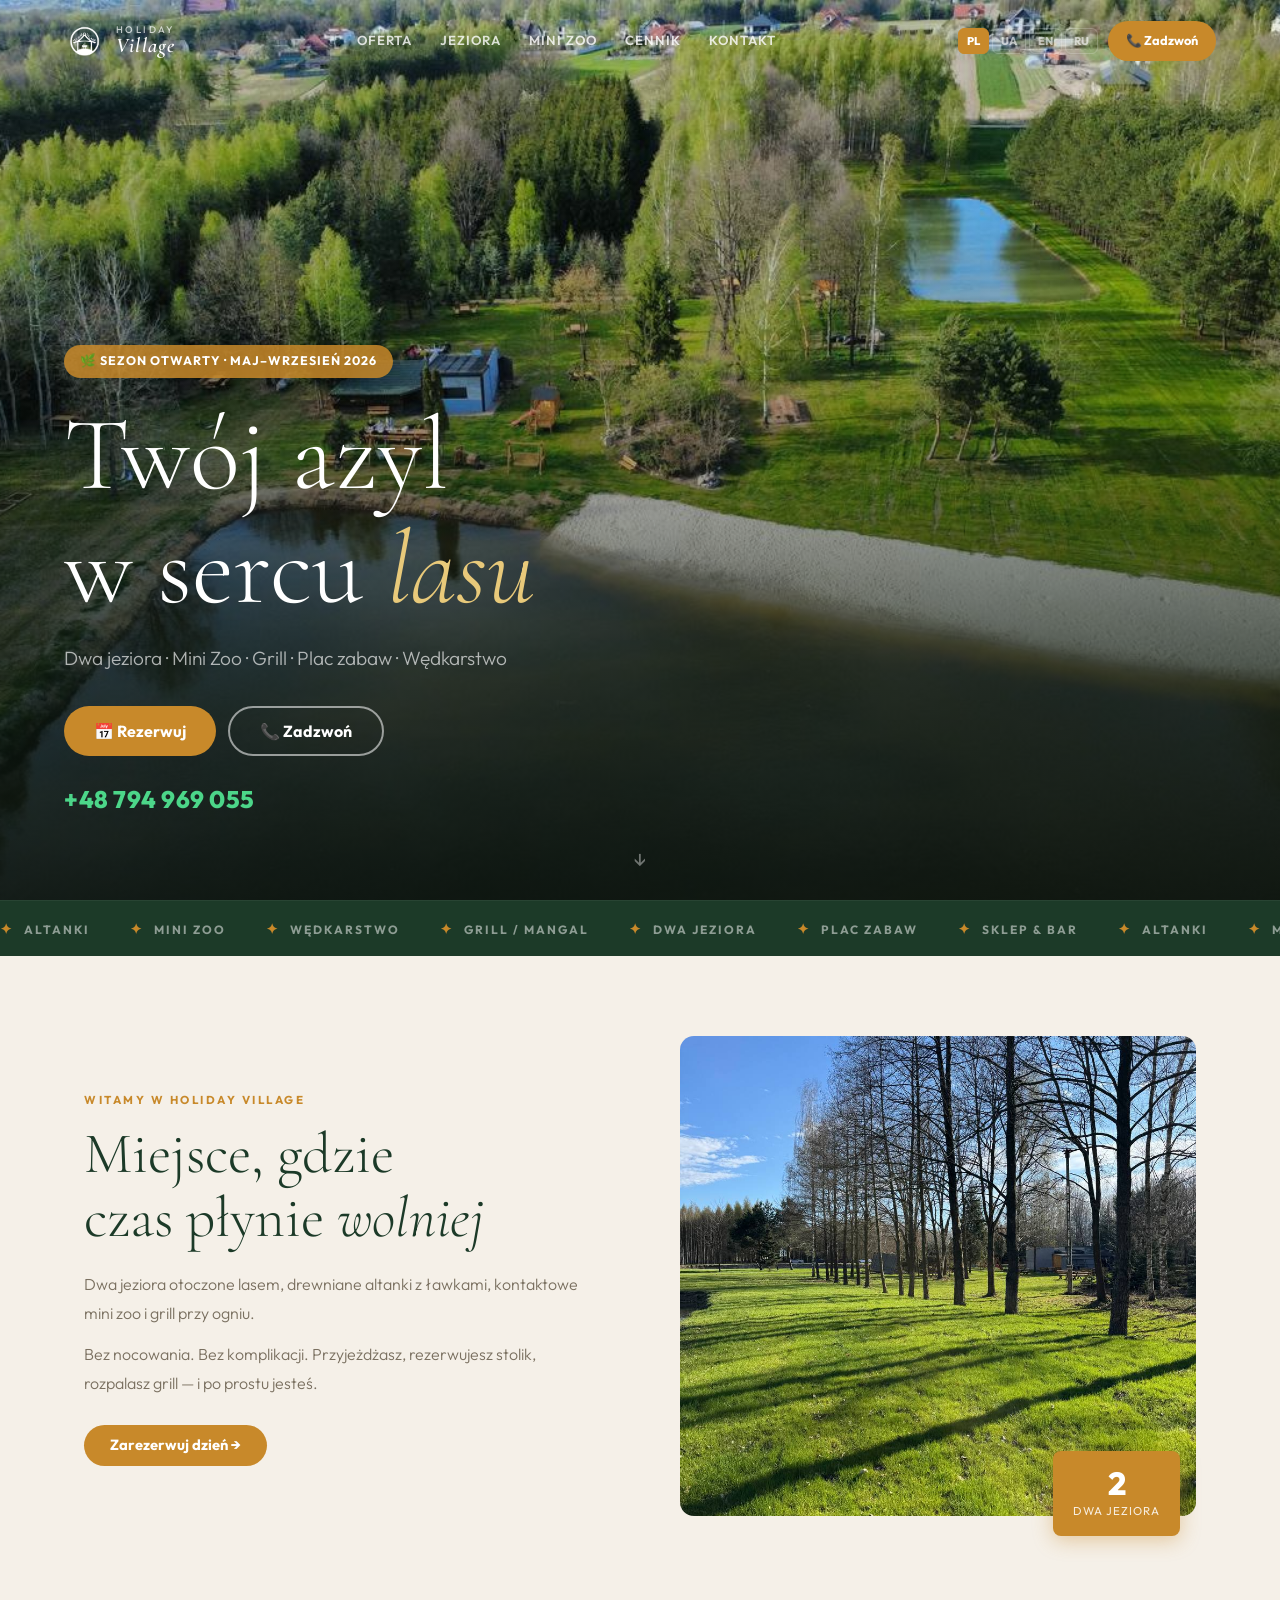
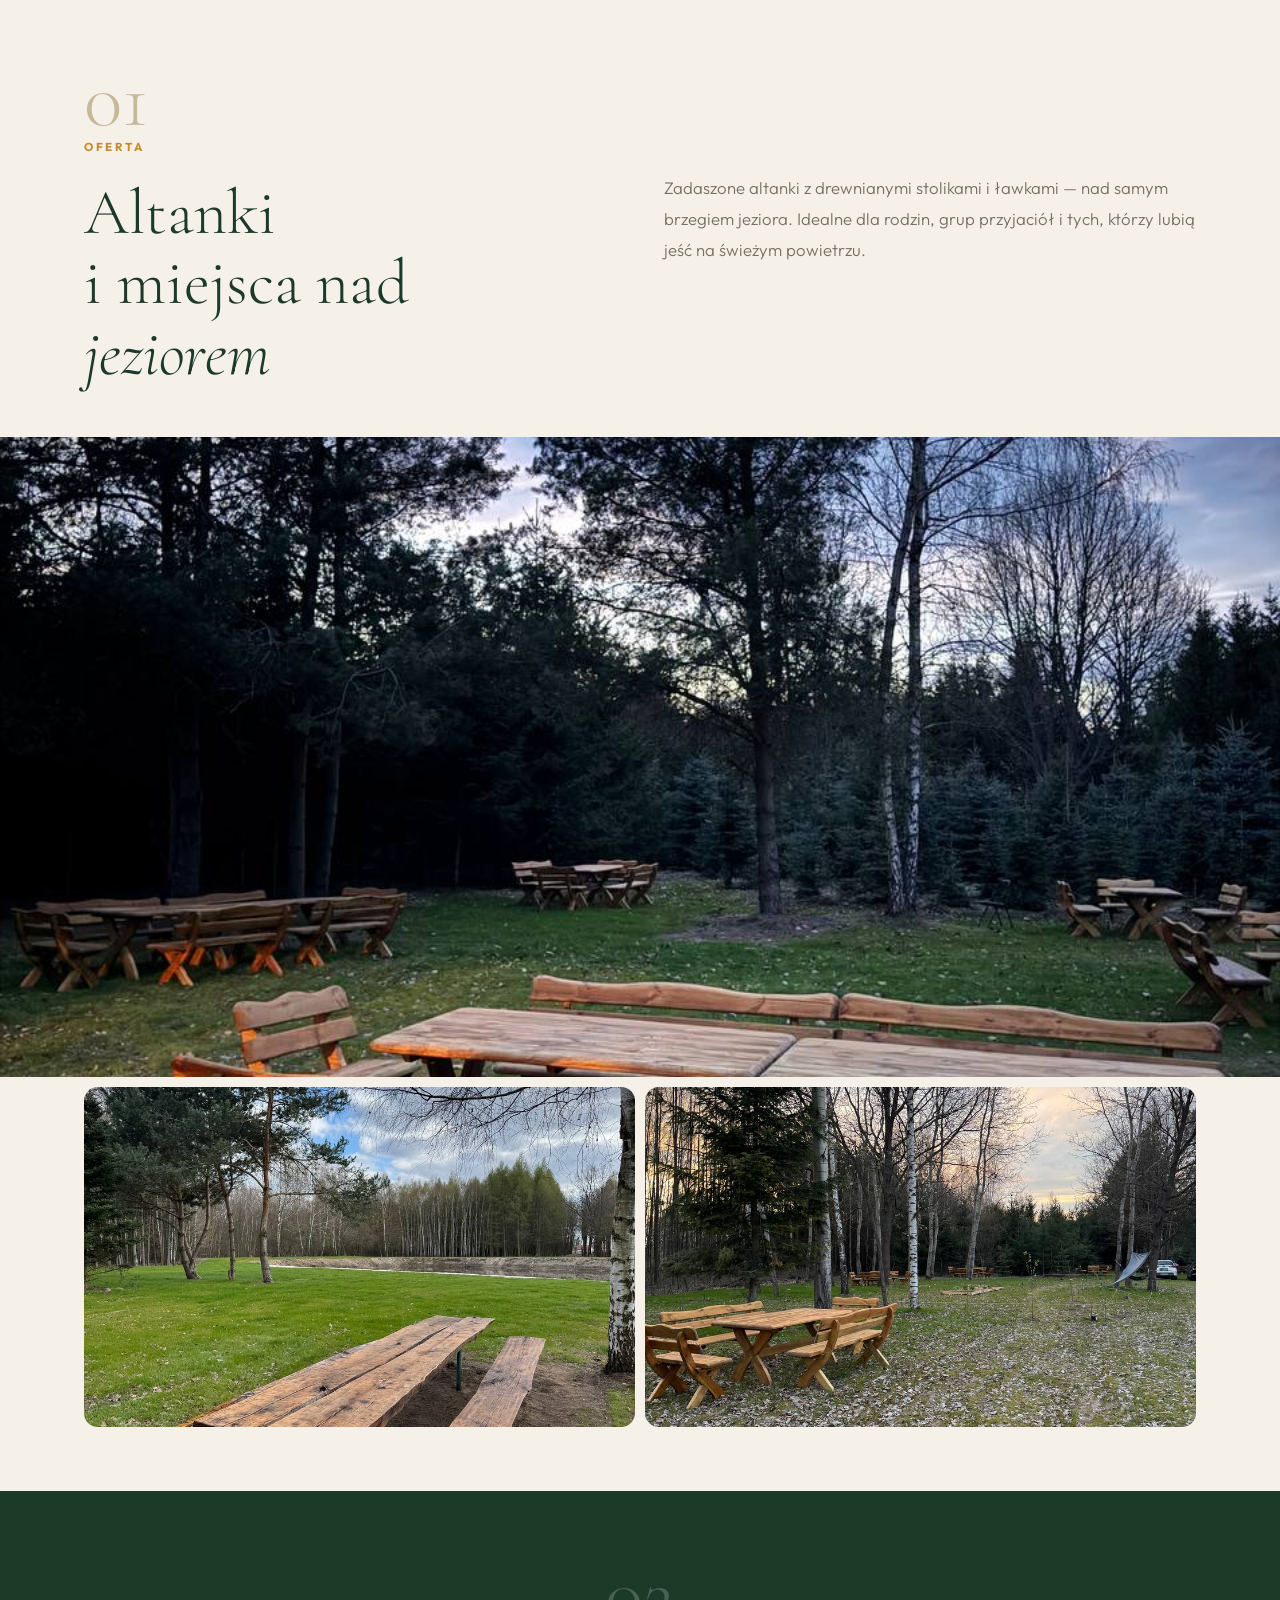
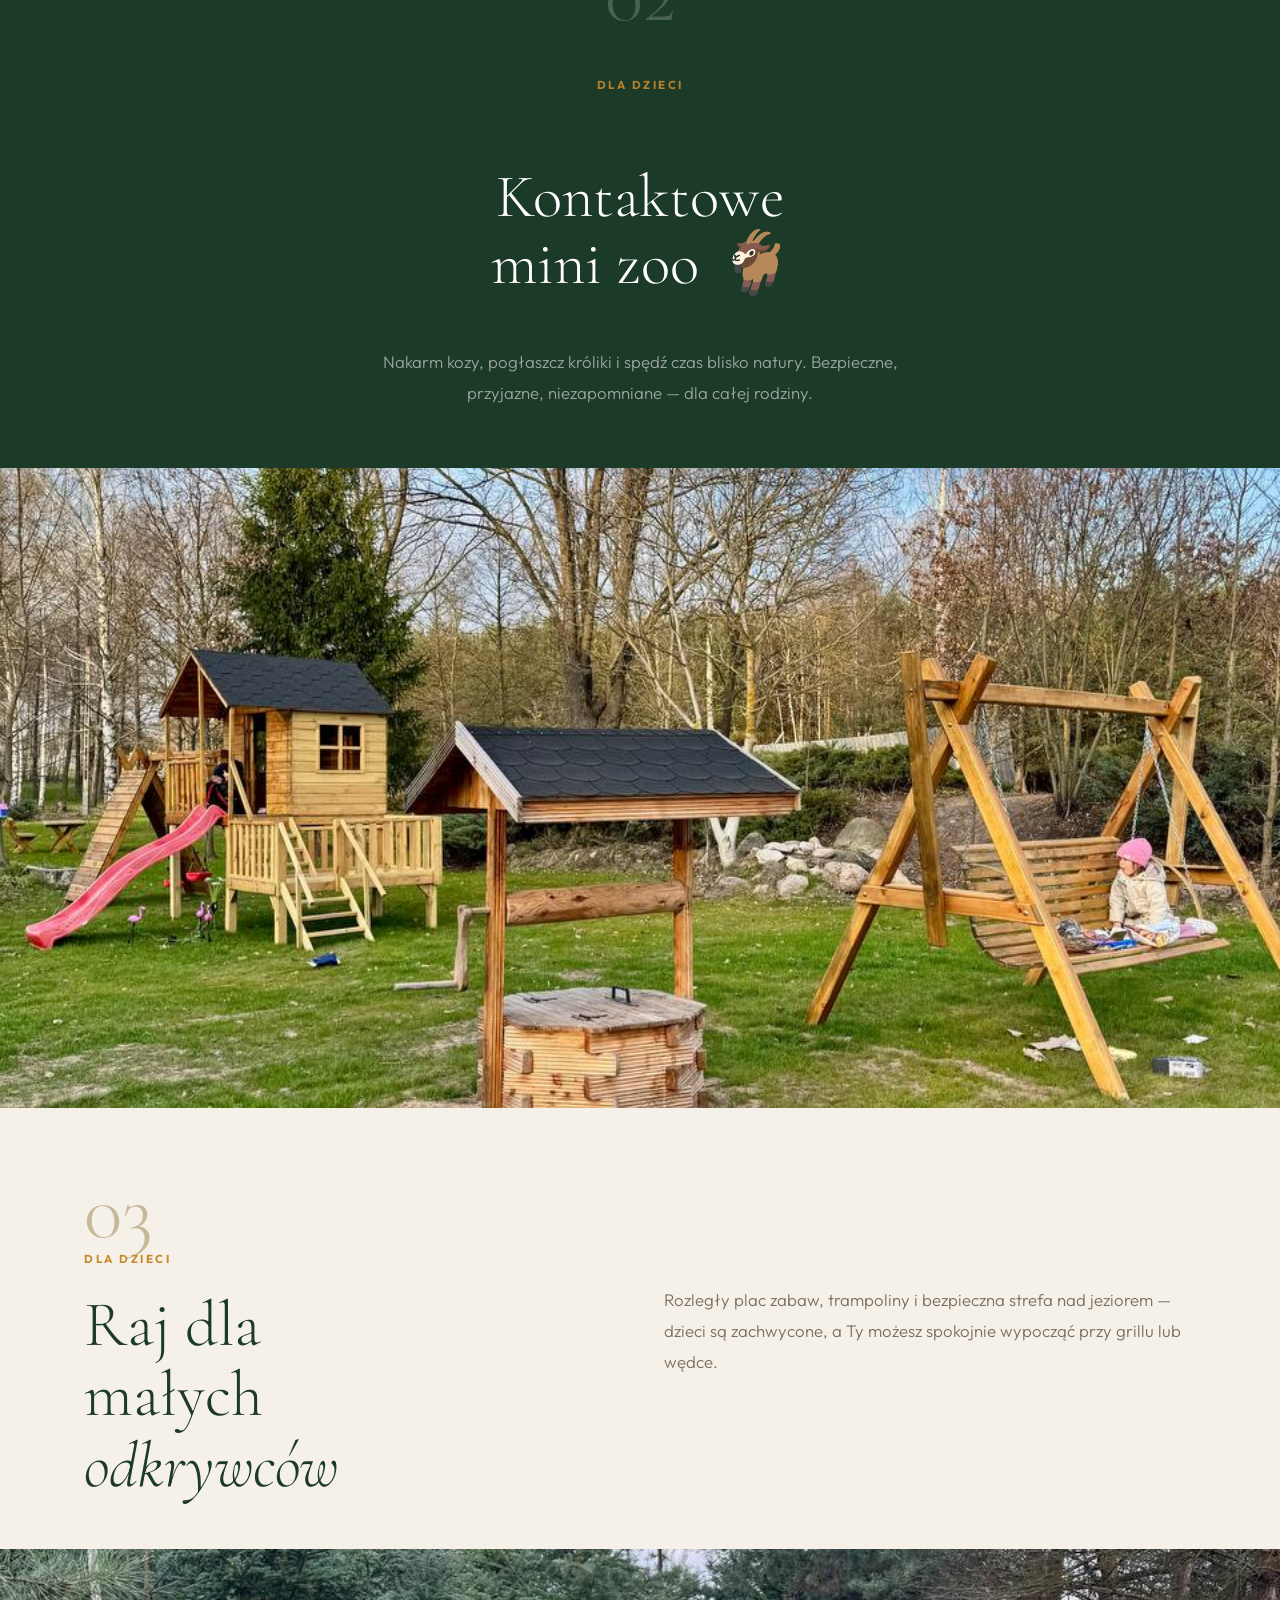
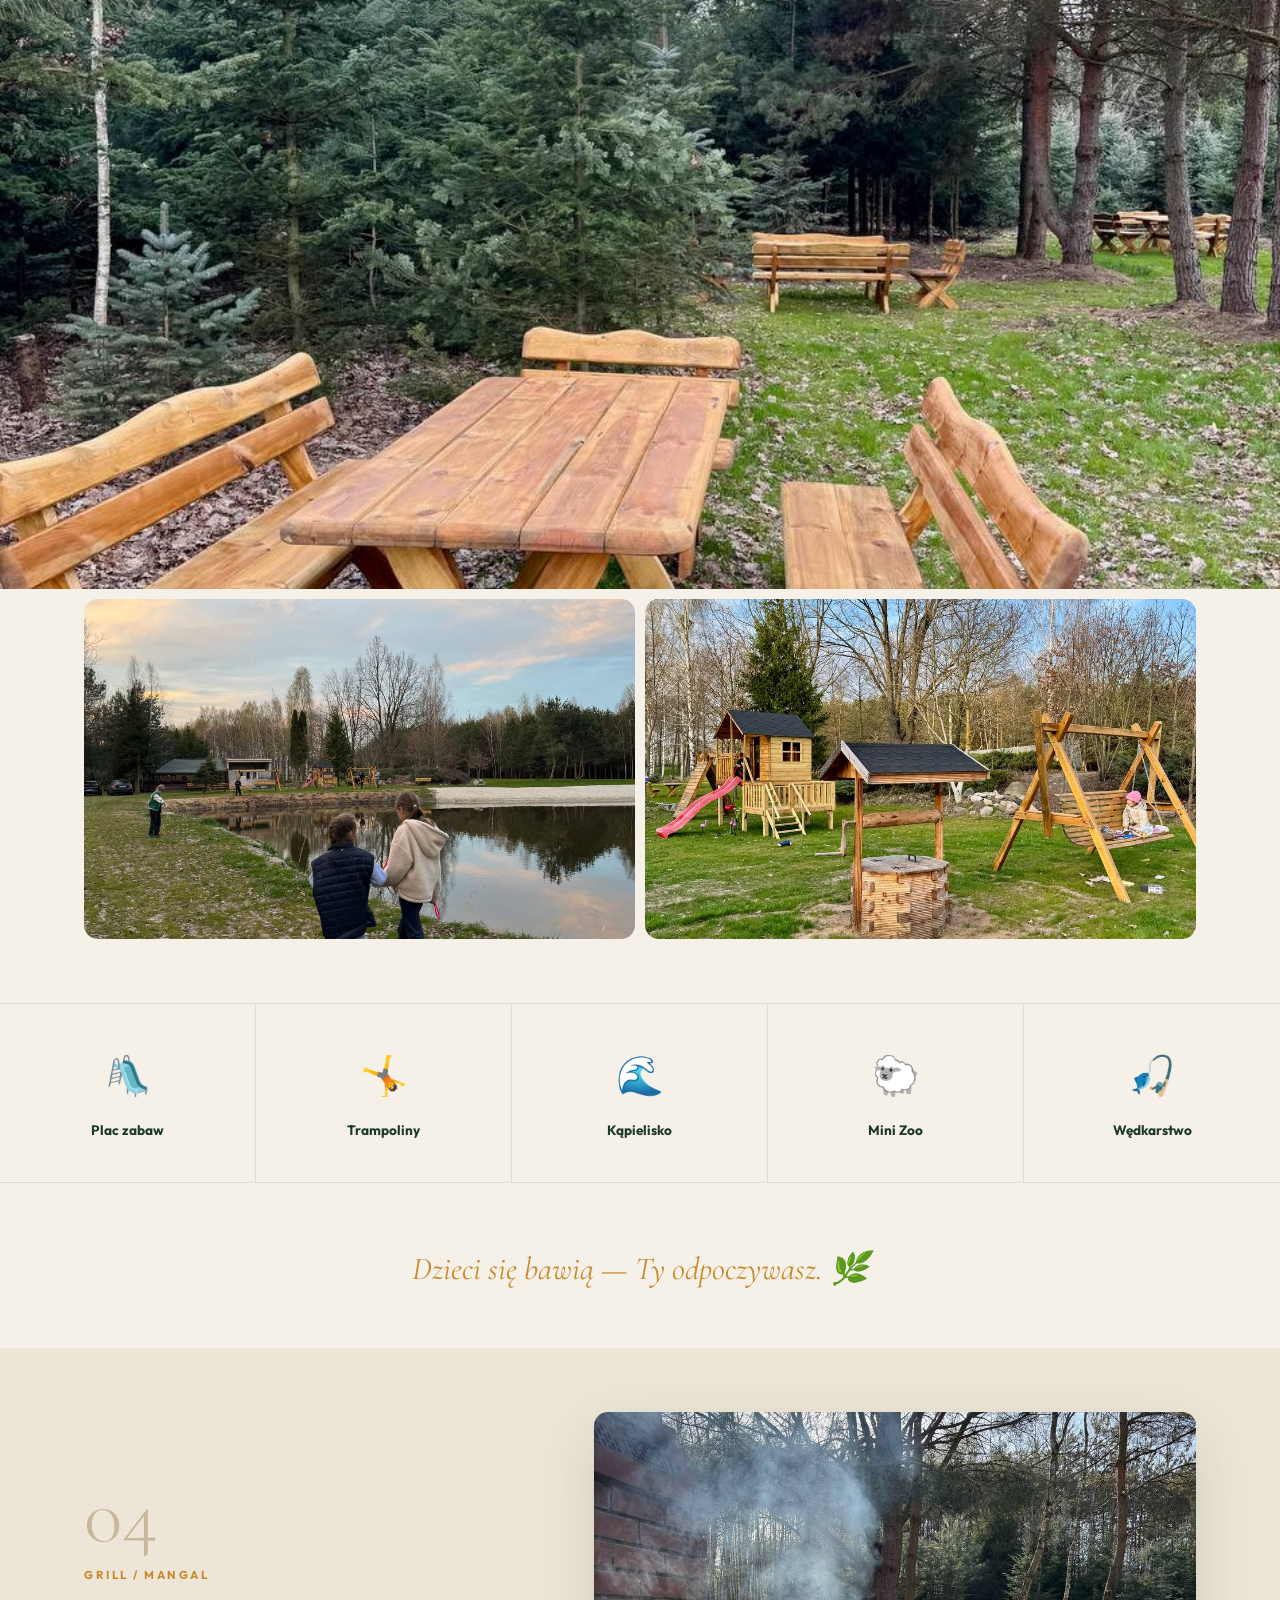
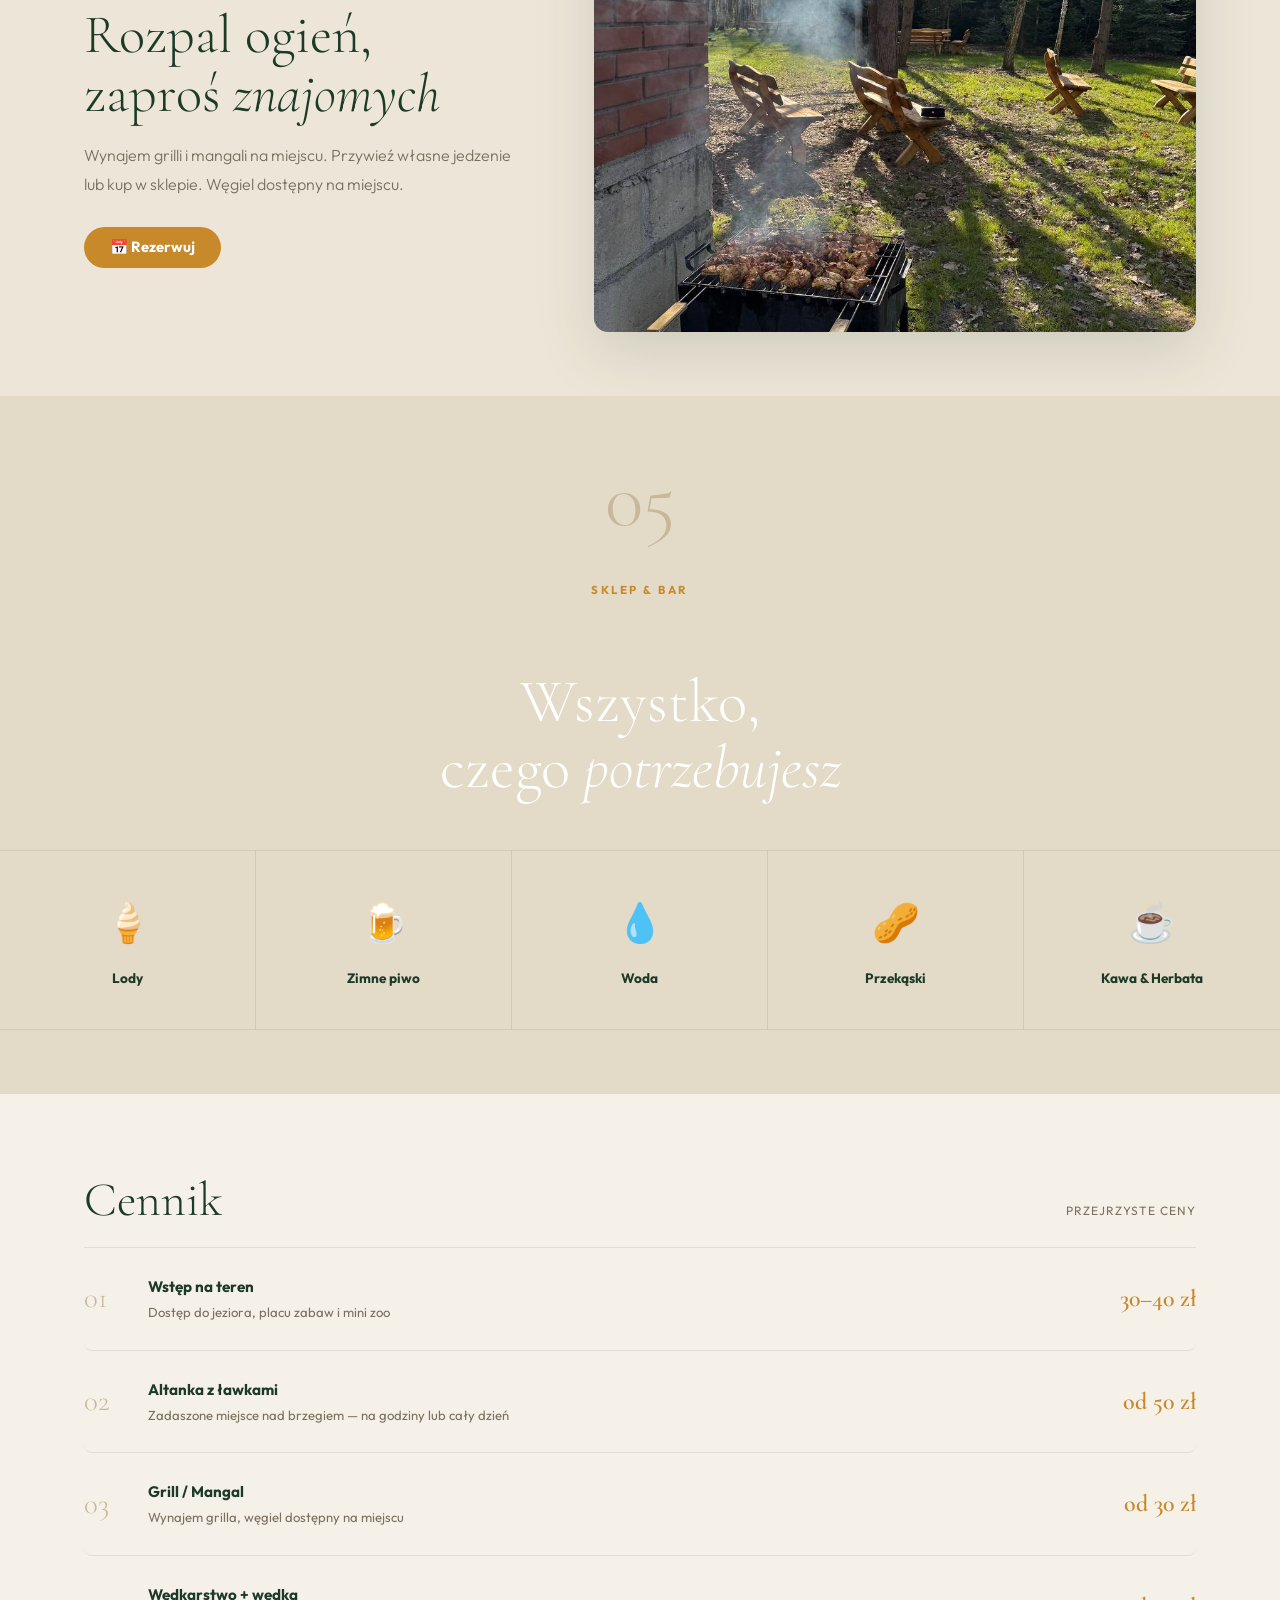
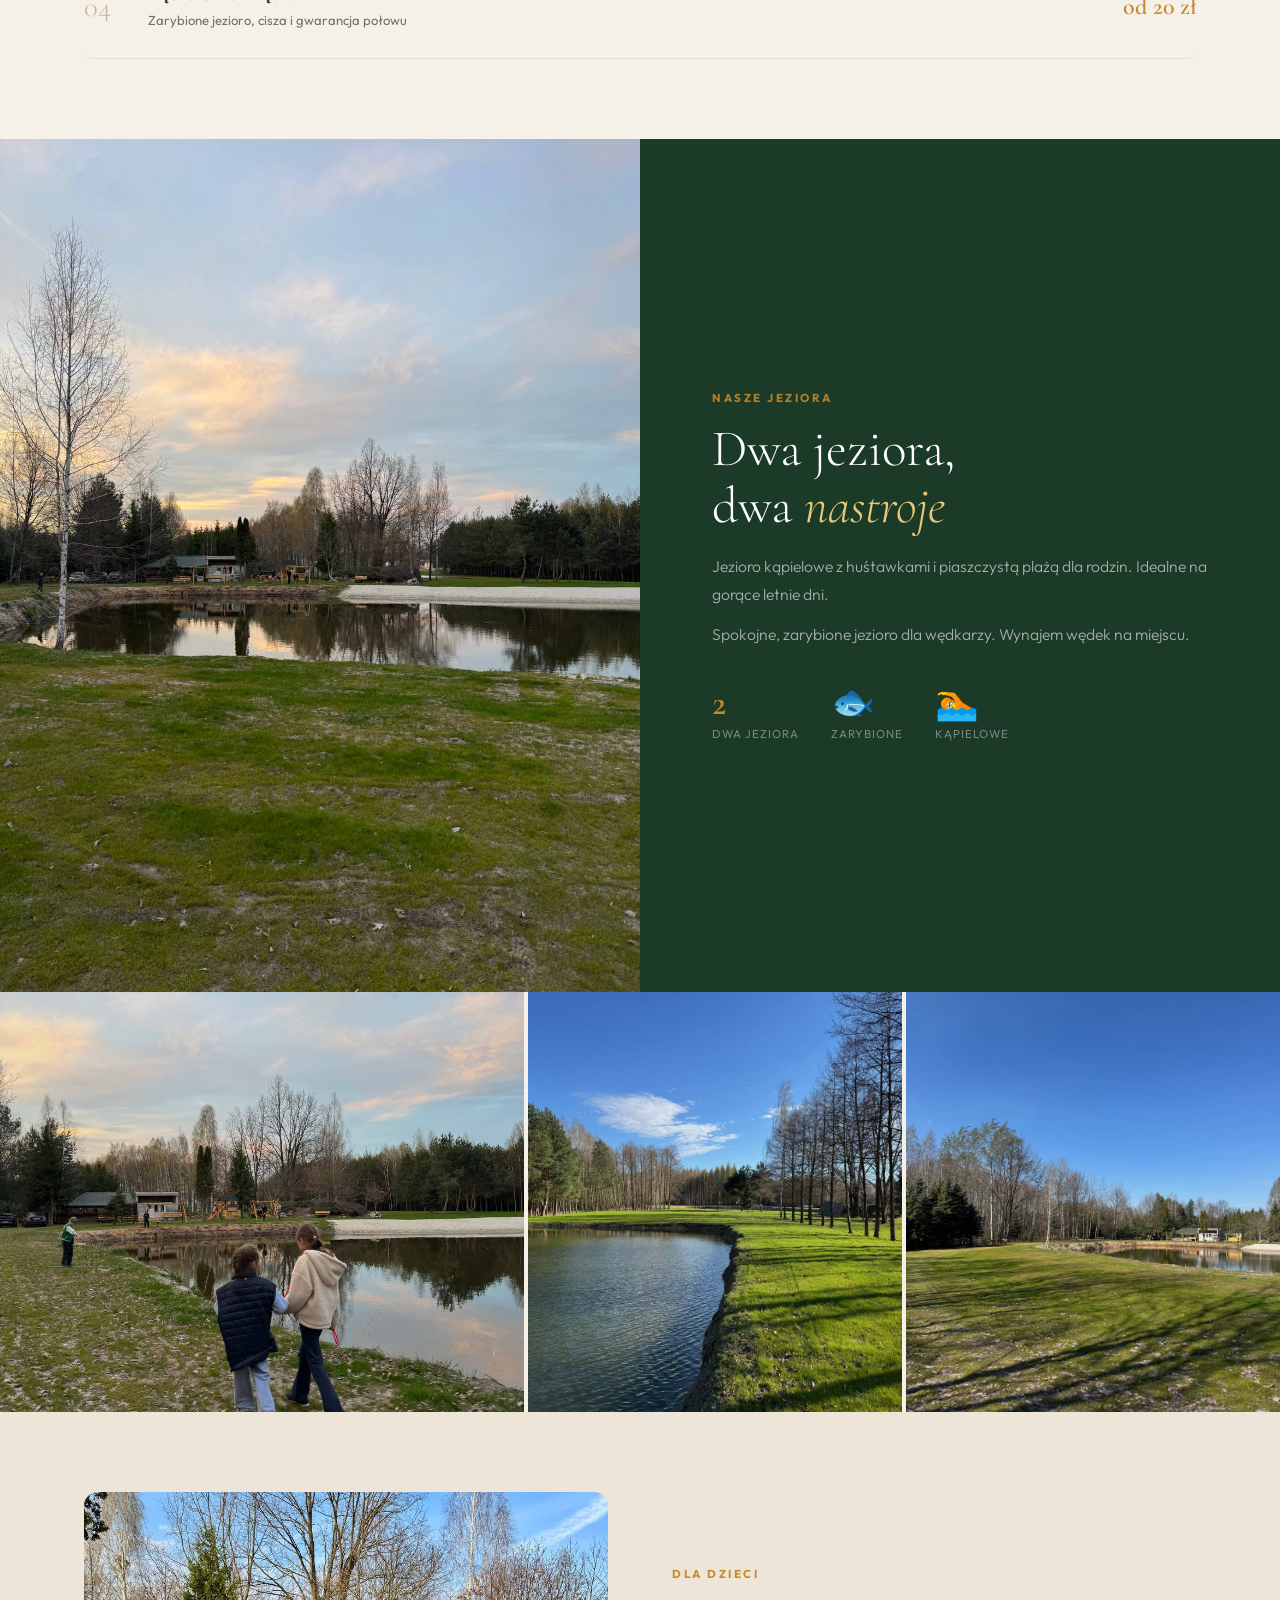
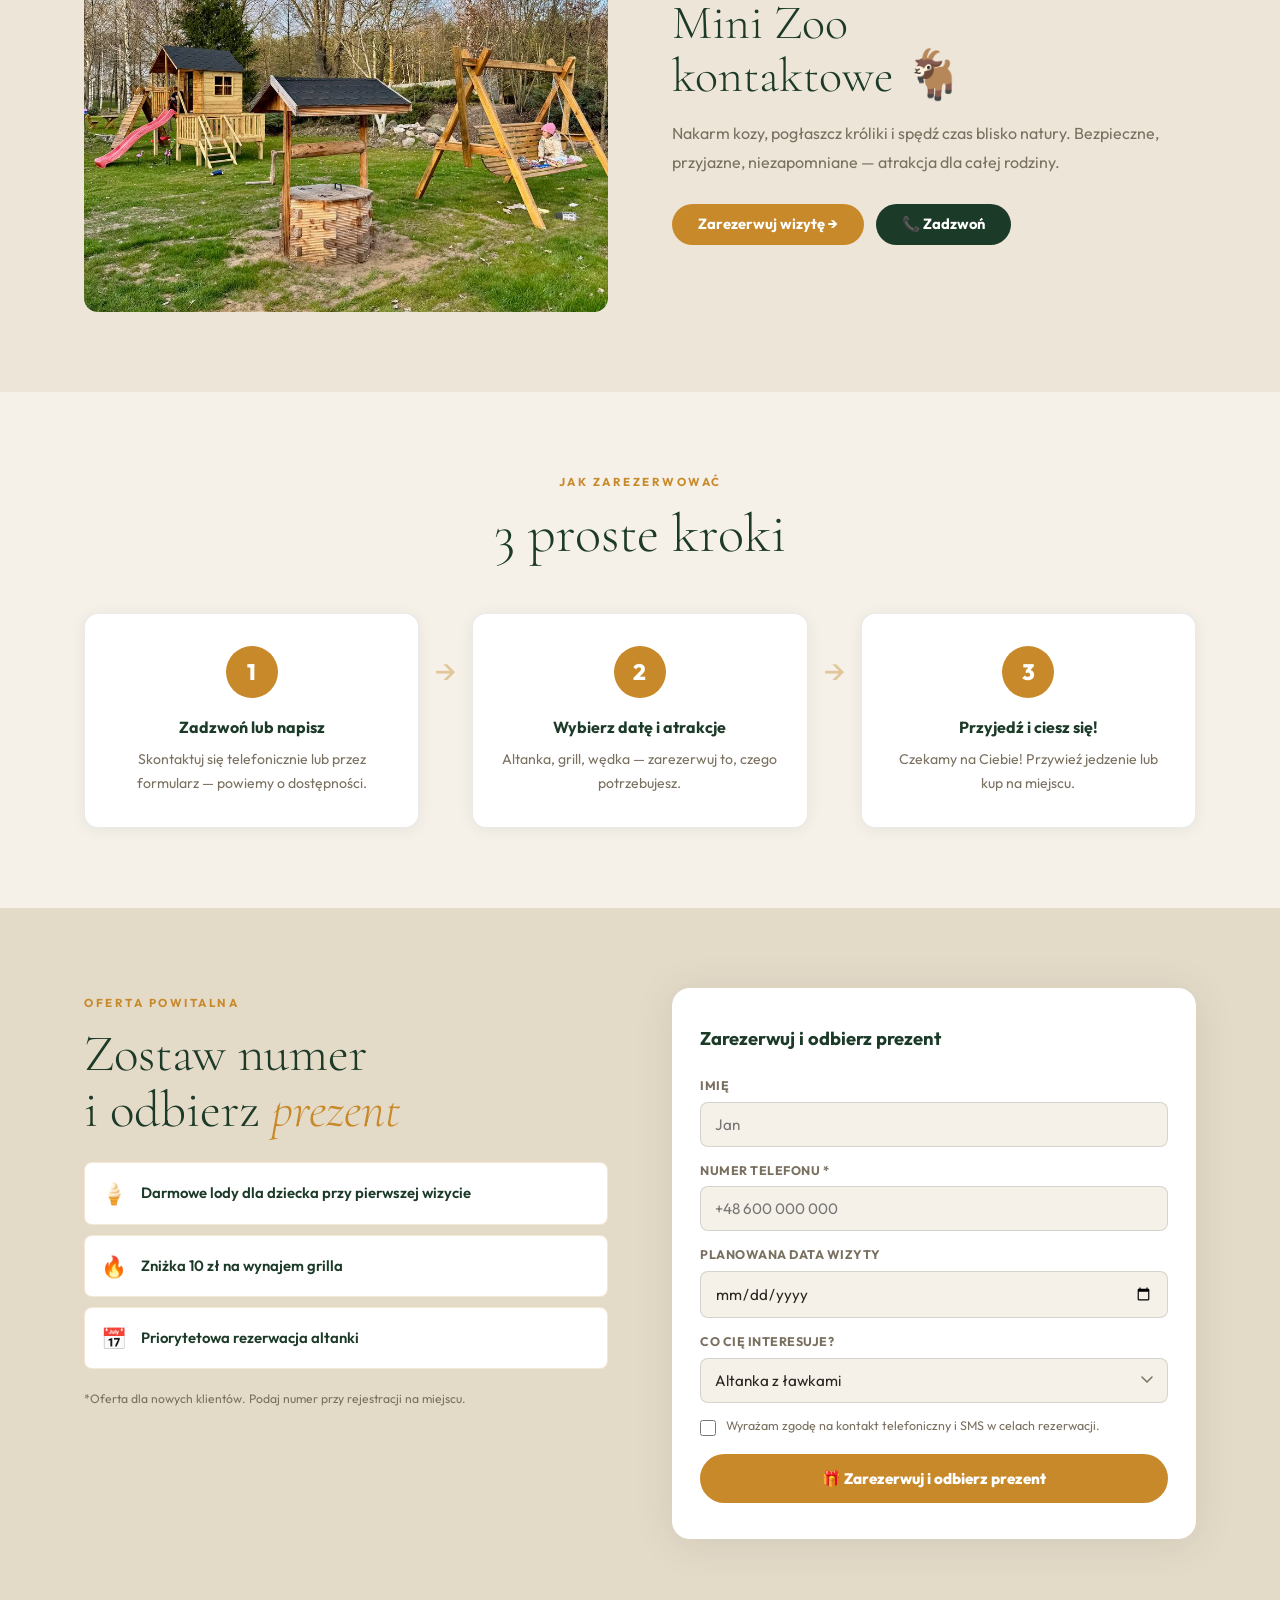
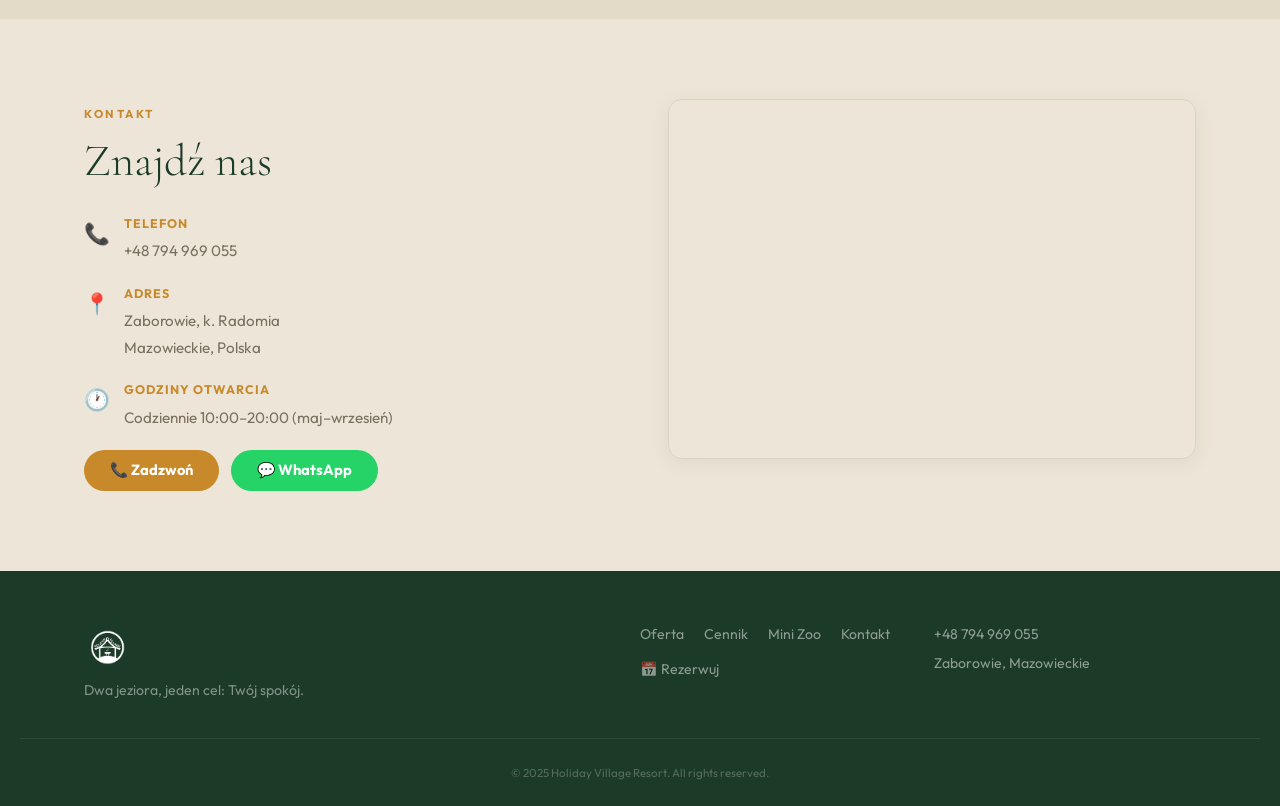
<file: index.html>
<!DOCTYPE html>
<html lang="pl">
<head>
<meta charset="UTF-8">
<meta name="viewport" content="width=device-width, initial-scale=1.0">
<title>Holiday Village – Piknik, Wędkarstwo, Mini Zoo | Zaborowie k. Radomia</title>
<meta name="description" content="Holiday Village – dwa jeziora, wędkarstwo, kontaktowe mini zoo, plac zabaw, grill. Zarezerwuj altankę nad jeziorem już teraz!">
<link rel="preconnect" href="https://fonts.googleapis.com">
<link rel="preconnect" href="https://fonts.gstatic.com" crossorigin>
<link href="https://fonts.googleapis.com/css2?family=Cormorant+Garamond:ital,wght@0,300;0,600;1,300;1,600&family=Outfit:wght@300;400;500;600;700&display=swap" rel="stylesheet">
<link rel="icon" type="image/svg+xml" href="images/favicon.svg">
<link rel="stylesheet" href="style.css">
</head>
<body>

<!-- ── MOBILE STICKY CTA ── -->
<div class="sticky-bar">
  <a href="tel:+48794969055" class="sticky-call" data-i18n="cta_call">📞 Zadzwoń</a>
  <a href="#lead" class="sticky-book" data-i18n="cta_book">📅 Rezerwuj</a>
</div>

<!-- ── HEADER ── -->
<header id="hdr">
  <div class="hdr-inner">
    <a href="/" class="logo">
      <img src="images/logo.png" alt="Holiday Village" class="logo-img">
      <div class="logo-wordmark">
        <span class="logo-top">Holiday</span>
        <span class="logo-bot">Village</span>
      </div>
    </a>

    <nav class="desk-nav">
      <a href="#offer"   data-i18n="nav_offer">Oferta</a>
      <a href="#lakes"   data-i18n="nav_lakes">Jeziora</a>
      <a href="#zoo"     data-i18n="nav_zoo">Mini Zoo</a>
      <a href="#prices"  data-i18n="nav_prices">Cennik</a>
      <a href="#contact" data-i18n="nav_contact">Kontakt</a>
    </nav>

    <div class="hdr-right">
      <div class="lang-bar">
        <button class="lbtn active" data-lang="pl">PL</button>
        <button class="lbtn" data-lang="ua">UA</button>
        <button class="lbtn" data-lang="en">EN</button>
        <button class="lbtn" data-lang="ru">RU</button>
      </div>
      <a href="tel:+48794969055" class="btn-hdr desk-only" data-i18n="cta_call">📞 Zadzwoń</a>
      <button class="burger" id="burger" aria-label="Menu">
        <span></span><span></span><span></span>
      </button>
    </div>
  </div>

  <!-- mobile nav -->
  <nav class="mob-nav" id="mob-nav">
    <a href="#offer"   data-i18n="nav_offer">Oferta</a>
    <a href="#lakes"   data-i18n="nav_lakes">Jeziora</a>
    <a href="#zoo"     data-i18n="nav_zoo">Mini Zoo</a>
    <a href="#prices"  data-i18n="nav_prices">Cennik</a>
    <a href="#contact" data-i18n="nav_contact">Kontakt</a>
    <a href="tel:+48794969055" class="btn-hdr" style="align-self:flex-start;margin-top:4px;" data-i18n="cta_call">📞 Zadzwoń</a>
  </nav>
</header>

<!-- ── HERO ── -->
<section class="hero" id="home">
  <img class="hero-bg" src="images/photo_2026-04-29_11-10-12.jpg" alt="Holiday Village">
  <div class="hero-grad"></div>
  <div class="hero-content">
    <span class="hero-tag" data-i18n="hero_badge">🌿 Sezon otwarty · maj–wrzesień 2025</span>
    <h1 data-i18n="hero_title">Twój azyl<br>w sercu <em>lasu</em></h1>
    <p class="hero-sub" data-i18n="hero_subtitle">Dwa jeziora · Mini Zoo · Grill · Plac zabaw · Wędkarstwo</p>
    <div class="hero-btns">
      <a href="#lead"            class="btn-gold btn-lg" data-i18n="cta_book">📅 Zarezerwuj stolik</a>
      <a href="tel:+48794969055" class="btn-ghost btn-lg" data-i18n="cta_call">📞 Zadzwoń</a>
    </div>
    <div class="hero-phone">+48 794 969 055</div>
  </div>
  <div class="hero-scroll">↓</div>
</section>

<!-- ── MARQUEE STRIP ── -->
<div class="marquee-wrap">
  <div class="marquee-track" id="marquee-track">
    <span class="m-item"><span class="m-dot">✦</span> <span data-i18n="trust_tables">Altanki</span></span>
    <span class="m-item"><span class="m-dot">✦</span> <span data-i18n="trust_zoo">Mini Zoo</span></span>
    <span class="m-item"><span class="m-dot">✦</span> <span data-i18n="trust_fishing">Wędkarstwo</span></span>
    <span class="m-item"><span class="m-dot">✦</span> <span data-i18n="trust_bbq">Grill / Mangal</span></span>
    <span class="m-item"><span class="m-dot">✦</span> <span data-i18n="trust_lakes">Dwa jeziora</span></span>
    <span class="m-item"><span class="m-dot">✦</span> <span data-i18n="trust_playground">Plac zabaw</span></span>
    <span class="m-item"><span class="m-dot">✦</span> <span data-i18n="trust_shop">Sklep & Bar</span></span>
    <!-- duplicate for seamless loop -->
    <span class="m-item"><span class="m-dot">✦</span> <span data-i18n="trust_tables">Altanki</span></span>
    <span class="m-item"><span class="m-dot">✦</span> <span data-i18n="trust_zoo">Mini Zoo</span></span>
    <span class="m-item"><span class="m-dot">✦</span> <span data-i18n="trust_fishing">Wędkarstwo</span></span>
    <span class="m-item"><span class="m-dot">✦</span> <span data-i18n="trust_bbq">Grill / Mangal</span></span>
    <span class="m-item"><span class="m-dot">✦</span> <span data-i18n="trust_lakes">Dwa jeziora</span></span>
    <span class="m-item"><span class="m-dot">✦</span> <span data-i18n="trust_playground">Plac zabaw</span></span>
    <span class="m-item"><span class="m-dot">✦</span> <span data-i18n="trust_shop">Sklep & Bar</span></span>
  </div>
</div>

<!-- ── INTRO ── -->
<section class="intro fade-in">
  <div class="wrap">
    <div class="intro-text">
      <div class="tag-label" data-i18n="intro_tag">Witamy w Holiday Village</div>
      <h2 data-i18n="intro_title">Miejsce, gdzie<br>czas płynie <em>wolniej</em></h2>
      <p data-i18n="intro_p1">Dwa jeziora otoczone lasem, drewniane altanki z ławkami, kontaktowe mini zoo i grill przy ogniu.</p>
      <p data-i18n="intro_p2">Bez nocowania. Bez komplikacji. Przyjeżdżasz, rezerwujesz stolik, rozpalasz grill — i po prostu jesteś.</p>
      <a href="#lead" class="btn-gold" style="margin-top:28px;" data-i18n="intro_cta">Zarezerwuj dzień →</a>
    </div>
    <div class="intro-img-wrap">
      <img src="images/photo_2026-04-29_11-10-42.jpg" alt="Teren Holiday Village" loading="lazy">
      <div class="intro-badge">
        <strong>2</strong>
        <span data-i18n="trust_lakes">Jeziora</span>
      </div>
    </div>
  </div>
</section>

<!-- ── OFFER STORIES ── -->
<section id="offer">

  <!-- 01 ALTANKI -->
  <div class="story story-light fade-in">
    <div class="wrap story-head">
      <div class="story-left">
        <div class="story-num">01</div>
        <div class="tag-label" data-i18n="nav_offer">Oferta</div>
        <h2 data-i18n="story_tables_title">Altanki<br>i miejsca nad<br><em>jeziorem</em></h2>
      </div>
      <p class="story-desc" data-i18n="story_tables_desc">Zadaszone altanki z drewnianymi stolikami i ławkami — nad samym brzegiem jeziora. Idealne dla rodzin, grup przyjaciół i tych, którzy lubią jeść na świeżym powietrzu.</p>
    </div>
    <div class="story-photo-full">
      <img src="images/photo_2026-04-29_11-10-47.jpg" alt="Altanki wieczorem" loading="lazy">
    </div>
    <div class="wrap story-strip">
      <img src="images/photo_2026-04-29_11-10-39.jpg" alt="Rustykalny stół" loading="lazy">
      <img src="images/photo_2026-04-29_11-10-40.jpg" alt="Stoliki w lesie"  loading="lazy">
    </div>
  </div>

  <!-- 02 MINI ZOO -->
  <div class="story story-dark fade-in">
    <div class="wrap story-head story-head-center">
      <div class="story-num story-num-light">02</div>
      <div class="tag-label light" data-i18n="zoo_tag">Dla dzieci</div>
      <h2 data-i18n="story_zoo_title">Kontaktowe<br>mini zoo <em>🐐</em></h2>
      <p class="story-desc story-desc-light" data-i18n="story_zoo_desc">Nakarm kozy, pogłaszcz króliki i spędź czas blisko natury. Bezpieczne, przyjazne, niezapomniane — dla całej rodziny.</p>
    </div>
    <div class="story-photo-full">
      <img src="images/playground.jpg" alt="Mini Zoo i plac zabaw" loading="lazy">
    </div>
  </div>

  <!-- 03 DZIECI / PLAC ZABAW -->
  <div id="kids" class="story story-light fade-in">
    <div class="wrap story-head">
      <div class="story-left">
        <div class="story-num">03</div>
        <div class="tag-label" data-i18n="kids_tag">Dla dzieci</div>
        <h2 data-i18n="story_kids_title">Raj dla<br>małych<br><em>odkrywców</em></h2>
      </div>
      <p class="story-desc" data-i18n="story_kids_desc">Rozległy plac zabaw, trampoliny i bezpieczna strefa nad jeziorem — dzieci są zachwycone, a Ty możesz spokojnie wypocząć przy grillu lub wędce.</p>
    </div>
    <div class="story-photo-full">
      <img src="images/lake-swings.jpg" alt="Dzieci na huśtawkach nad jeziorem" loading="lazy">
    </div>
    <div class="wrap story-strip">
      <img src="images/photo_2026-04-29_11-10-45.jpg" alt="Dzieci nad jeziorem" loading="lazy">
      <img src="images/playground.jpg" alt="Plac zabaw" loading="lazy">
    </div>
    <div class="bar-blocks">
      <div class="bar-block">
        <span class="bar-icon">🛝</span>
        <strong data-i18n="kids_playground">Plac zabaw</strong>
      </div>
      <div class="bar-block">
        <span class="bar-icon">🤸</span>
        <strong data-i18n="kids_trampoline">Trampoliny</strong>
      </div>
      <div class="bar-block">
        <span class="bar-icon">🌊</span>
        <strong data-i18n="kids_swim">Kąpielisko</strong>
      </div>
      <div class="bar-block">
        <span class="bar-icon">🐑</span>
        <strong data-i18n="kids_minizoo">Mini Zoo</strong>
      </div>
      <div class="bar-block">
        <span class="bar-icon">🎣</span>
        <strong data-i18n="kids_fishing">Wędkarstwo</strong>
      </div>
    </div>
    <p class="story-kids-quote" data-i18n="kids_quote">Dzieci się bawią — Ty odpoczywasz. 🌿</p>
  </div>

  <!-- 04 GRILL -->
  <div class="story story-warm fade-in">
    <div class="wrap story-split">
      <div class="story-split-text">
        <div class="story-num">04</div>
        <div class="tag-label" data-i18n="offer_bbq_title">Grill / Mangal</div>
        <h2 data-i18n="story_bbq_title">Rozpal ogień,<br>zaproś <em>znajomych</em></h2>
        <p data-i18n="story_bbq_desc">Wynajem grilli i mangali na miejscu. Przywieź własne jedzenie lub kup w sklepie. Węgiel dostępny na miejscu.</p>
        <a href="#lead" class="btn-gold" style="margin-top:28px;" data-i18n="cta_book">📅 Rezerwuj</a>
      </div>
      <div class="story-split-photo">
        <img src="images/photo_2026-04-29_11-10-37.jpg" alt="Grill i mangal" loading="lazy">
      </div>
    </div>
  </div>

  <!-- 05 SKLEP & BAR -->
  <div class="story story-bar fade-in">
    <div class="wrap story-head story-head-center">
      <div class="story-num">05</div>
      <div class="tag-label" data-i18n="offer_shop_title">Sklep & Bar</div>
      <h2 data-i18n="story_bar_title">Wszystko,<br>czego <em>potrzebujesz</em></h2>
    </div>
    <div class="bar-blocks">
      <div class="bar-block">
        <span class="bar-icon">🍦</span>
        <strong data-i18n="bar_icecream">Lody</strong>
      </div>
      <div class="bar-block">
        <span class="bar-icon">🍺</span>
        <strong data-i18n="bar_beer">Zimne piwo</strong>
      </div>
      <div class="bar-block">
        <span class="bar-icon">💧</span>
        <strong data-i18n="bar_water">Woda</strong>
      </div>
      <div class="bar-block">
        <span class="bar-icon">🥜</span>
        <strong data-i18n="bar_snacks">Przekąski</strong>
      </div>
      <div class="bar-block">
        <span class="bar-icon">☕</span>
        <strong data-i18n="bar_coffee">Kawa & Herbata</strong>
      </div>
    </div>
  </div>

</section>

<!-- ── PRICES ── -->
<section id="prices" class="prices-section fade-in">
  <div class="wrap">
    <div class="prices-head">
      <h2 data-i18n="prices_title">Cennik</h2>
      <span data-i18n="prices_sub">Przejrzyste ceny</span>
    </div>
    <div class="price-list">
      <div class="price-row">
        <span class="price-num">01</span>
        <div class="price-info">
          <strong data-i18n="price_entry_title">Wstęp na teren</strong>
          <span data-i18n="price_entry_desc">Dostęp do jeziora, placu zabaw i mini zoo</span>
        </div>
        <span class="price-val">30–40 zł</span>
      </div>
      <div class="price-row">
        <span class="price-num">02</span>
        <div class="price-info">
          <strong data-i18n="price_table_title">Altanka z ławkami</strong>
          <span data-i18n="price_table_desc">Zadaszone miejsce nad brzegiem — na godziny lub cały dzień</span>
        </div>
        <span class="price-val">od 50 zł</span>
      </div>
      <div class="price-row">
        <span class="price-num">03</span>
        <div class="price-info">
          <strong data-i18n="price_bbq_title">Grill / Mangal</strong>
          <span data-i18n="price_bbq_desc">Wynajem grilla, węgiel dostępny na miejscu</span>
        </div>
        <span class="price-val">od 30 zł</span>
      </div>
      <div class="price-row">
        <span class="price-num">04</span>
        <div class="price-info">
          <strong data-i18n="price_fishing_title">Wędkarstwo + wędka</strong>
          <span data-i18n="price_fishing_desc">Zarybione jezioro, cisza i gwarancja połowu</span>
        </div>
        <span class="price-val">od 20 zł</span>
      </div>
    </div>
  </div>
</section>

<!-- ── LAKES SPLIT ── -->
<section id="lakes" class="split-section fade-in">
  <div class="split-photo">
    <img src="images/photo_2026-04-29_11-10-41.jpg" alt="Jezioro o zachodzie" loading="lazy">
  </div>
  <div class="split-content">
    <div class="tag-label light" data-i18n="lakes_tag">Nasze jeziora</div>
    <h2 data-i18n="lakes_title">Dwa jeziora,<br>dwa <em>nastroje</em></h2>
    <p data-i18n="lake_swim_desc">Jezioro kąpielowe z huśtawkami i piaszczystą plażą dla rodzin. Idealne na gorące letnie dni.</p>
    <p data-i18n="lake_fish_desc" style="margin-top:12px;">Spokojne, zarybione jezioro dla wędkarzy. Wynajem wędek na miejscu.</p>
    <div class="lake-stats">
      <div class="lstat"><strong>2</strong><span data-i18n="trust_lakes">Jeziora</span></div>
      <div class="lstat"><strong>🐟</strong><span data-i18n="stat_stocked">Zarybione</span></div>
      <div class="lstat"><strong>🏊</strong><span data-i18n="stat_swim">Kąpielowe</span></div>
    </div>
  </div>
</section>

<!-- ── LAKE PHOTO STRIP ── -->
<div class="lake-strip fade-in">
  <img src="images/photo_2026-04-29_11-10-45.jpg" alt="Dzieci nad jeziorem" loading="lazy">
  <img src="images/photo_2026-04-29_11-10-46.jpg" alt="Jezioro"             loading="lazy">
  <img src="images/photo_2026-04-29_11-10-48.jpg" alt="Panorama terenu"     loading="lazy">
</div>

<!-- ── MINI ZOO ── -->
<section id="zoo" class="zoo-section fade-in">
  <div class="wrap zoo-inner">
    <div class="zoo-img">
      <img src="images/playground.jpg" alt="Mini Zoo i plac zabaw" loading="lazy">
    </div>
    <div class="zoo-text">
      <div class="tag-label" data-i18n="zoo_tag">Dla dzieci</div>
      <h2 data-i18n="zoo_title">Mini Zoo<br>kontaktowe 🐐</h2>
      <p data-i18n="zoo_desc">Nakarm kozy, pogłaszcz króliki i spędź czas blisko natury. Bezpieczne, przyjazne, niezapomniane — atrakcja dla całej rodziny.</p>
      <div class="zoo-btns">
        <a href="#lead"            class="btn-gold"  data-i18n="zoo_cta">Zarezerwuj wizytę →</a>
        <a href="tel:+48794969055" class="btn-forest" data-i18n="cta_call">📞 Zadzwoń</a>
      </div>
    </div>
  </div>
</section>

<!-- ── HOW IT WORKS ── -->
<section class="steps-section fade-in">
  <div class="wrap">
    <div class="tag-label center" data-i18n="how_tag">Jak zarezerwować</div>
    <h2 class="section-title" data-i18n="how_title">3 proste kroki</h2>
    <div class="steps">
      <div class="step">
        <div class="step-n">1</div>
        <h3 data-i18n="step1_title">Zadzwoń lub napisz</h3>
        <p data-i18n="step1_desc">Skontaktuj się telefonicznie lub przez formularz — powiemy o dostępności.</p>
      </div>
      <div class="step-arr">→</div>
      <div class="step">
        <div class="step-n">2</div>
        <h3 data-i18n="step2_title">Wybierz datę i atrakcje</h3>
        <p data-i18n="step2_desc">Altanka, grill, wędka — zarezerwuj to, czego potrzebujesz.</p>
      </div>
      <div class="step-arr">→</div>
      <div class="step">
        <div class="step-n">3</div>
        <h3 data-i18n="step3_title">Przyjedź i ciesz się!</h3>
        <p data-i18n="step3_desc">Czekamy na Ciebie! Przywieź jedzenie lub kup na miejscu.</p>
      </div>
    </div>
  </div>
</section>

<!-- ── LEAD FORM ── -->
<section id="lead" class="lead-section fade-in">
  <div class="wrap lead-inner">
    <div class="lead-left">
      <div class="tag-label" data-i18n="lead_tag">Oferta powitalna</div>
      <h2 data-i18n="lead_title">Zostaw numer<br>i odbierz <em>prezent</em></h2>
      <ul class="gift-list">
        <li><span>🍦</span><span data-i18n="lead_gift1">Darmowe lody dla dziecka przy pierwszej wizycie</span></li>
        <li><span>🔥</span><span data-i18n="lead_gift2">Zniżka 10 zł na wynajem grilla</span></li>
        <li><span>📅</span><span data-i18n="lead_gift3">Priorytetowa rezerwacja altanki</span></li>
      </ul>
      <p class="lead-fine" data-i18n="lead_fine">*Oferta dla nowych klientów. Podaj numer przy rejestracji na miejscu.</p>
    </div>
    <div class="lead-card">
      <h3 data-i18n="lead_form_title">Zarezerwuj i odbierz prezent</h3>
      <form id="lead-form" novalidate>
        <div class="field">
          <label data-i18n="lead_name_label">Imię</label>
          <input type="text" name="name" data-i18n-ph="lead_name_ph" placeholder="Jan">
        </div>
        <div class="field">
          <label data-i18n="lead_phone_label">Numer telefonu *</label>
          <input type="tel" name="phone" placeholder="+48 600 000 000" required>
        </div>
        <div class="field">
          <label data-i18n="lead_date_label">Planowana data wizyty</label>
          <input type="date" name="date">
        </div>
        <div class="field">
          <label data-i18n="lead_interest_label">Co cię interesuje?</label>
          <select name="interest">
            <option value="table"   data-i18n="opt_table">Altanka z ławkami</option>
            <option value="bbq"     data-i18n="opt_bbq">Grill / Mangal</option>
            <option value="fishing" data-i18n="opt_fishing">Wędkarstwo</option>
            <option value="all"     data-i18n="opt_all">Wszystko naraz</option>
          </select>
        </div>
        <label class="consent">
          <input type="checkbox" name="consent" required>
          <span data-i18n="lead_consent">Wyrażam zgodę na kontakt telefoniczny i SMS.</span>
        </label>
        <button type="submit" class="btn-submit" data-i18n="lead_submit">🎁 Zarezerwuj i odbierz prezent</button>
        <p class="form-ok" id="form-ok" data-i18n="form_success" style="display:none;">✅ Dziękujemy! Zadzwonimy wkrótce.</p>
      </form>
    </div>
  </div>
</section>

<!-- ── CONTACT & MAP ── -->
<section id="contact" class="contact-section fade-in">
  <div class="wrap contact-inner">
    <div class="contact-info">
      <div class="tag-label" data-i18n="contact_tag">Kontakt</div>
      <h2 data-i18n="contact_title">Znajdź nas</h2>
      <div class="c-item">
        <span>📞</span>
        <div>
          <strong data-i18n="contact_phone_label">Telefon</strong>
          <a href="tel:+48794969055">+48 794 969 055</a>
        </div>
      </div>
      <div class="c-item">
        <span>📍</span>
        <div>
          <strong data-i18n="contact_addr_label">Adres</strong>
          <span>Zaborowie, k. Radomia<br>Mazowieckie, Polska</span>
        </div>
      </div>
      <div class="c-item">
        <span>🕐</span>
        <div>
          <strong data-i18n="contact_hours_label">Godziny</strong>
          <span data-i18n="contact_hours">Codziennie 9:00–20:00 (maj–wrzesień)</span>
        </div>
      </div>
      <div class="c-btns">
        <a href="tel:+48794969055"    class="btn-gold"  data-i18n="cta_call">📞 Zadzwoń</a>
        <a href="https://wa.me/48123456789" class="btn-wa" target="_blank" rel="noopener">💬 WhatsApp</a>
      </div>
    </div>
    <div class="map-wrap">
      <iframe
        src="https://www.google.com/maps/embed?pb=!1m18!1m12!1m3!1d2482.4!2d20.97!3d51.37!2m3!1f0!2f0!3f0!3m2!1i1024!2i768!4f13.1!3m3!1m2!1s0x0%3A0x0!2zNfKwMjInNDcuMSJOIDIwwrA1OCczOS43IkU!5e0!3m2!1spl!2spl!4v1620000000000!5m2!1spl!2spl"
        width="100%" height="100%" style="border:0;" allowfullscreen loading="lazy" title="Mapa">
      </iframe>
    </div>
  </div>
</section>

<!-- ── FOOTER ── -->
<footer>
  <div class="wrap footer-inner">
    <div>
      <div class="footer-logo"><img src="images/logo.png" alt="Holiday Village" style="height:48px;width:auto;filter:brightness(0) invert(1);"></div>
      <p data-i18n="footer_tagline">Dwa jeziora, jeden cel: Twój spokój.</p>
    </div>
    <nav class="footer-nav">
      <a href="#offer"   data-i18n="nav_offer">Oferta</a>
      <a href="#prices"  data-i18n="nav_prices">Cennik</a>
      <a href="#zoo"     data-i18n="nav_zoo">Mini Zoo</a>
      <a href="#contact" data-i18n="nav_contact">Kontakt</a>
      <a href="#lead"    data-i18n="cta_book">Rezerwacja</a>
    </nav>
    <div class="footer-contact">
      <a href="tel:+48794969055">+48 794 969 055</a>
      <span>Zaborowie, Mazowieckie</span>
    </div>
  </div>
  <div class="footer-copy">© 2025 Holiday Village Resort. All rights reserved.</div>
</footer>

<!-- SUCCESS MODAL -->
<div id="success-modal" class="modal-overlay" role="dialog" aria-modal="true">
  <div class="modal-box">
    <div class="modal-check">
      <svg viewBox="0 0 52 52" fill="none" xmlns="http://www.w3.org/2000/svg">
        <circle cx="26" cy="26" r="25" stroke="#1C3A28" stroke-width="2"/>
        <path d="M14 27l8 8 16-16" stroke="#C8892A" stroke-width="3" stroke-linecap="round" stroke-linejoin="round"/>
      </svg>
    </div>
    <h3 class="modal-title" data-i18n="modal_title">Dziękujemy!</h3>
    <p class="modal-desc" data-i18n="modal_desc">Twoje zgłoszenie zostało przyjęte. Zadzwonimy wkrótce. Do zobaczenia w Holiday Village! 🌿</p>
    <button id="modal-close-btn" class="btn-gold modal-btn" data-i18n="modal_close">Zamknij</button>
  </div>
</div>

<script src="main.js"></script>
</body>
</html>
</file>
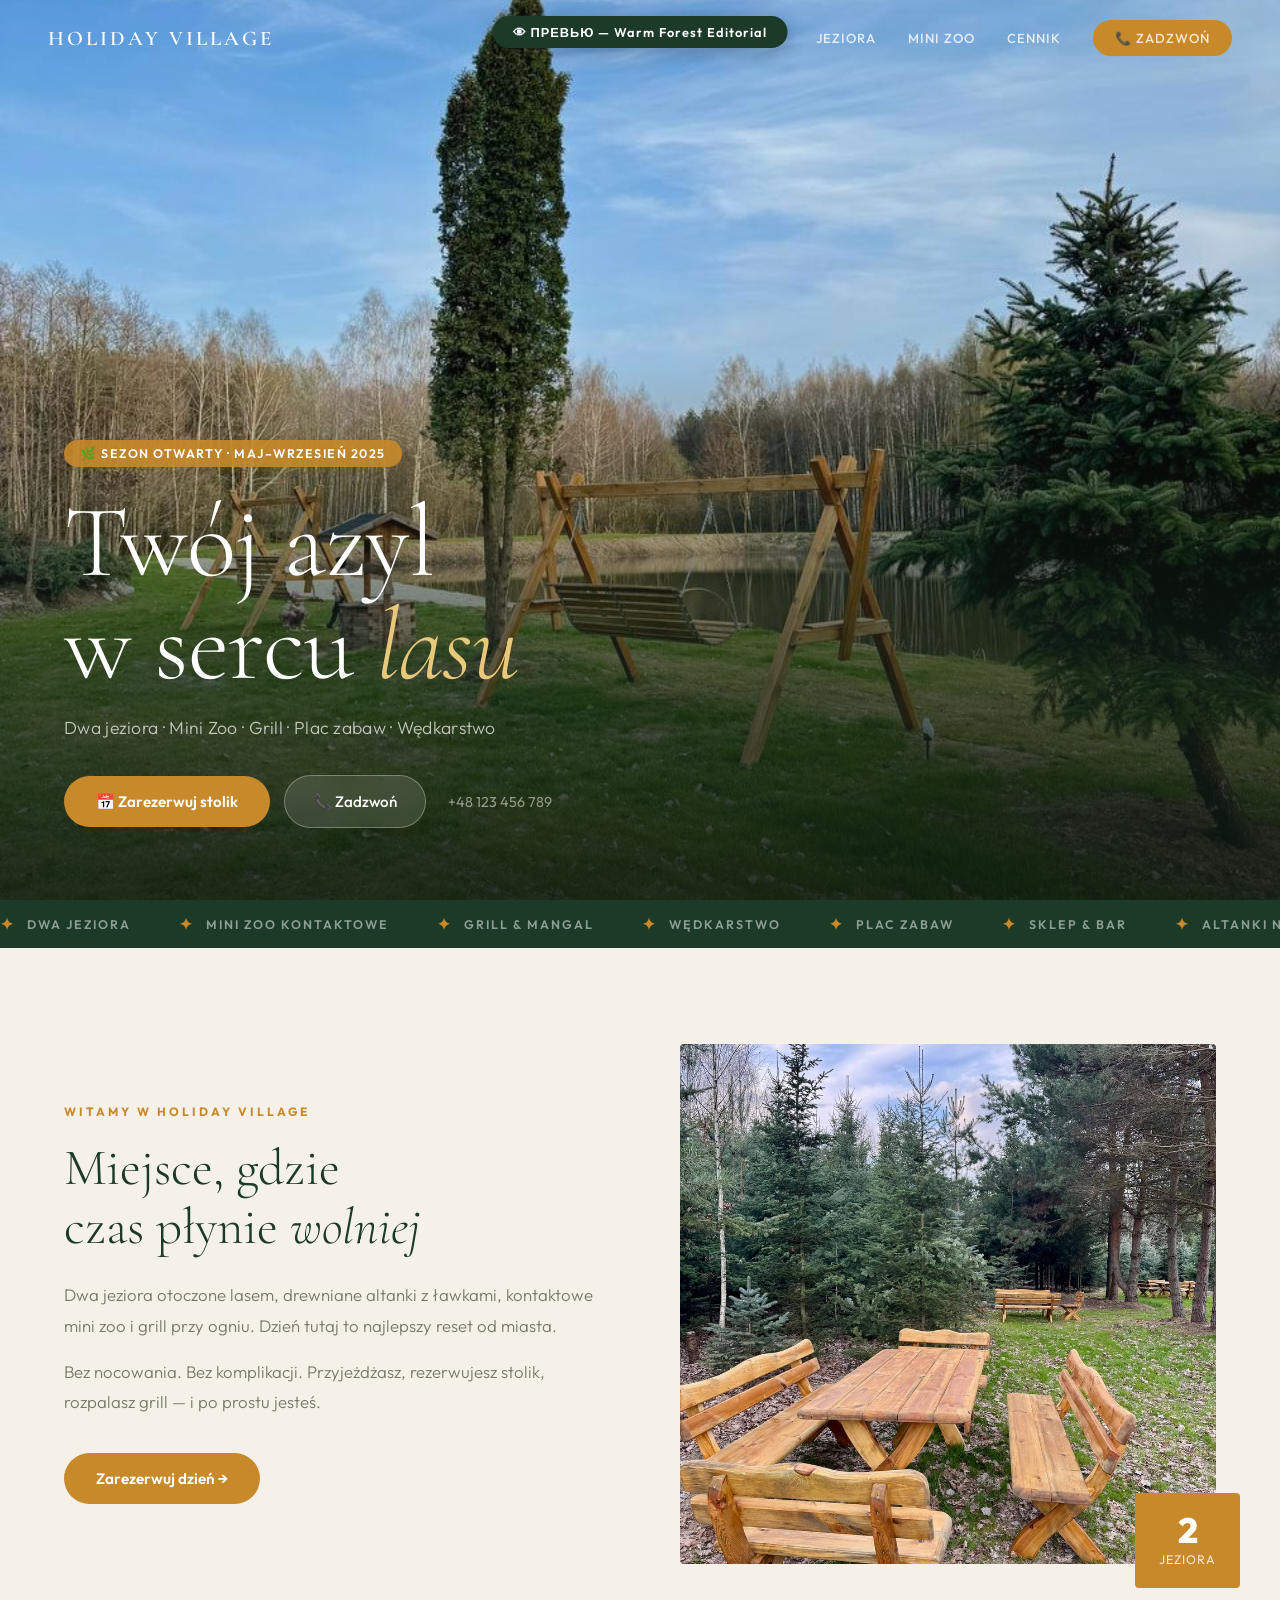
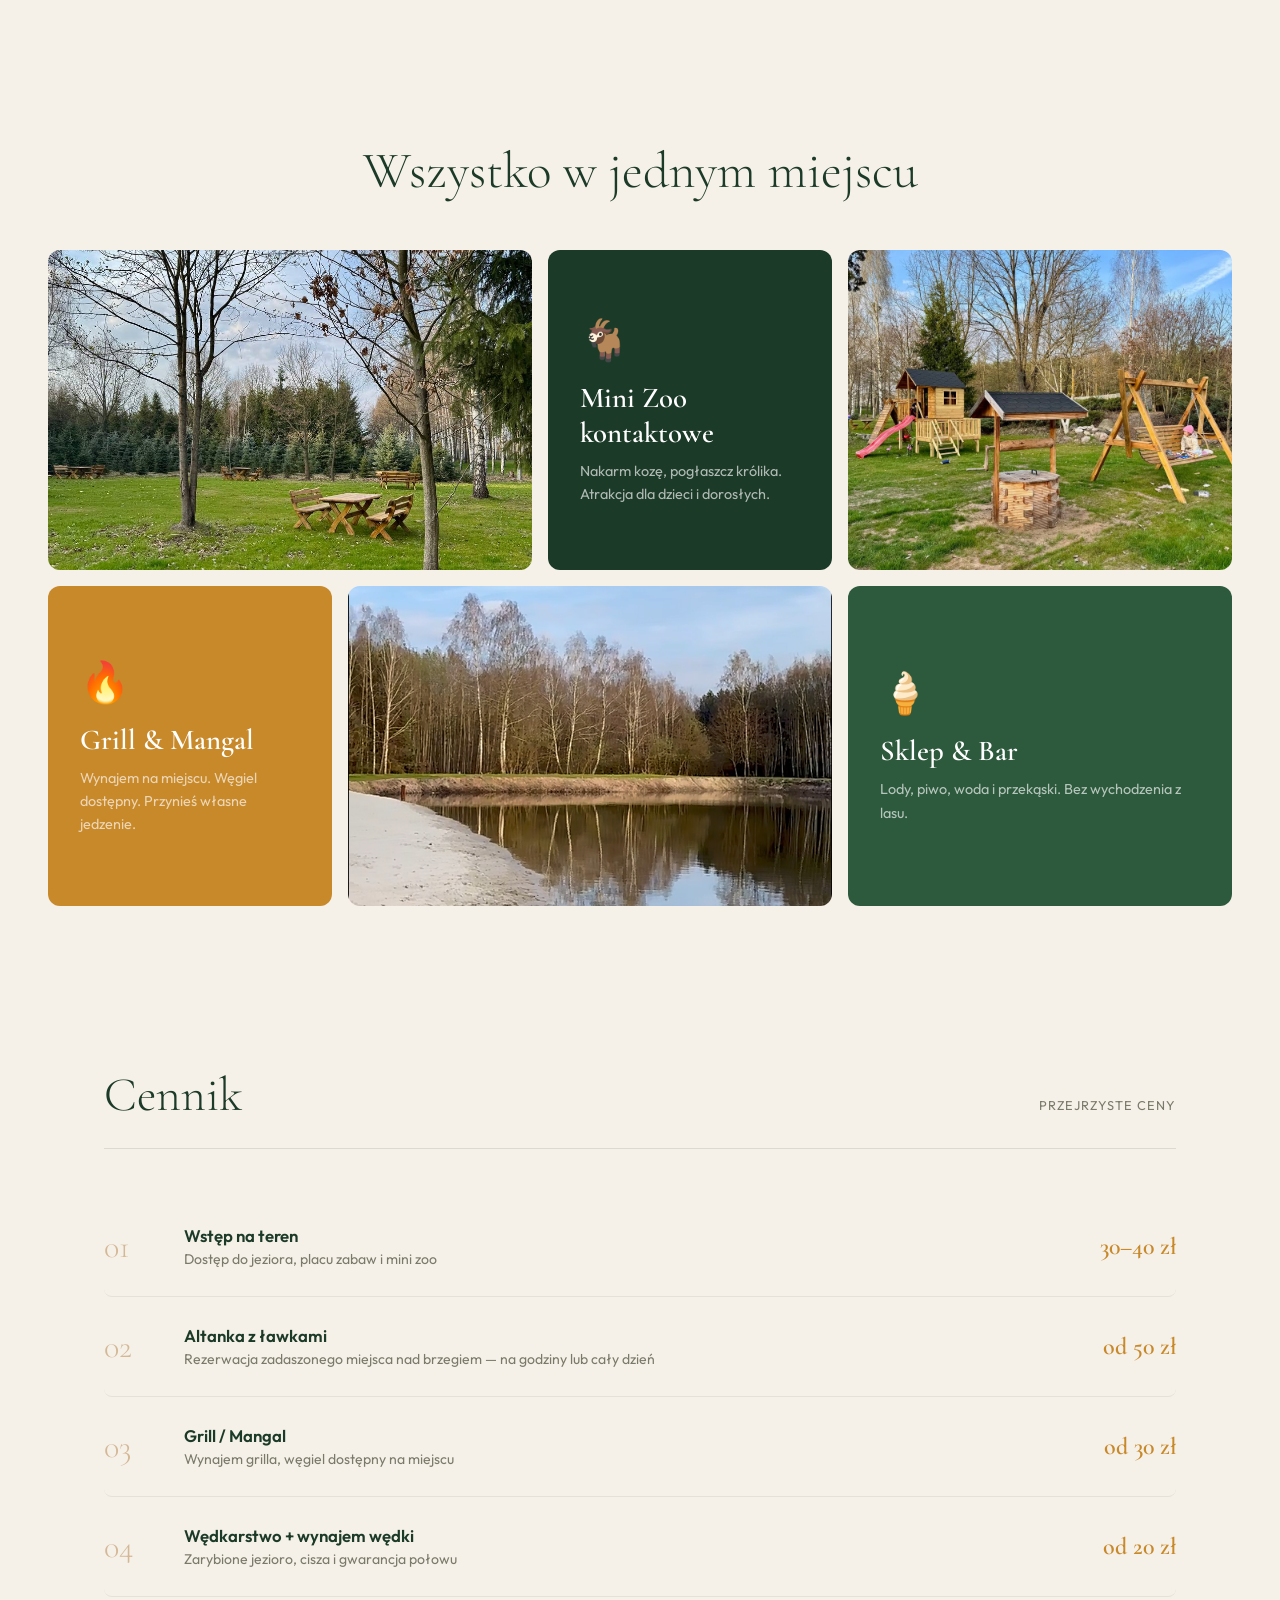
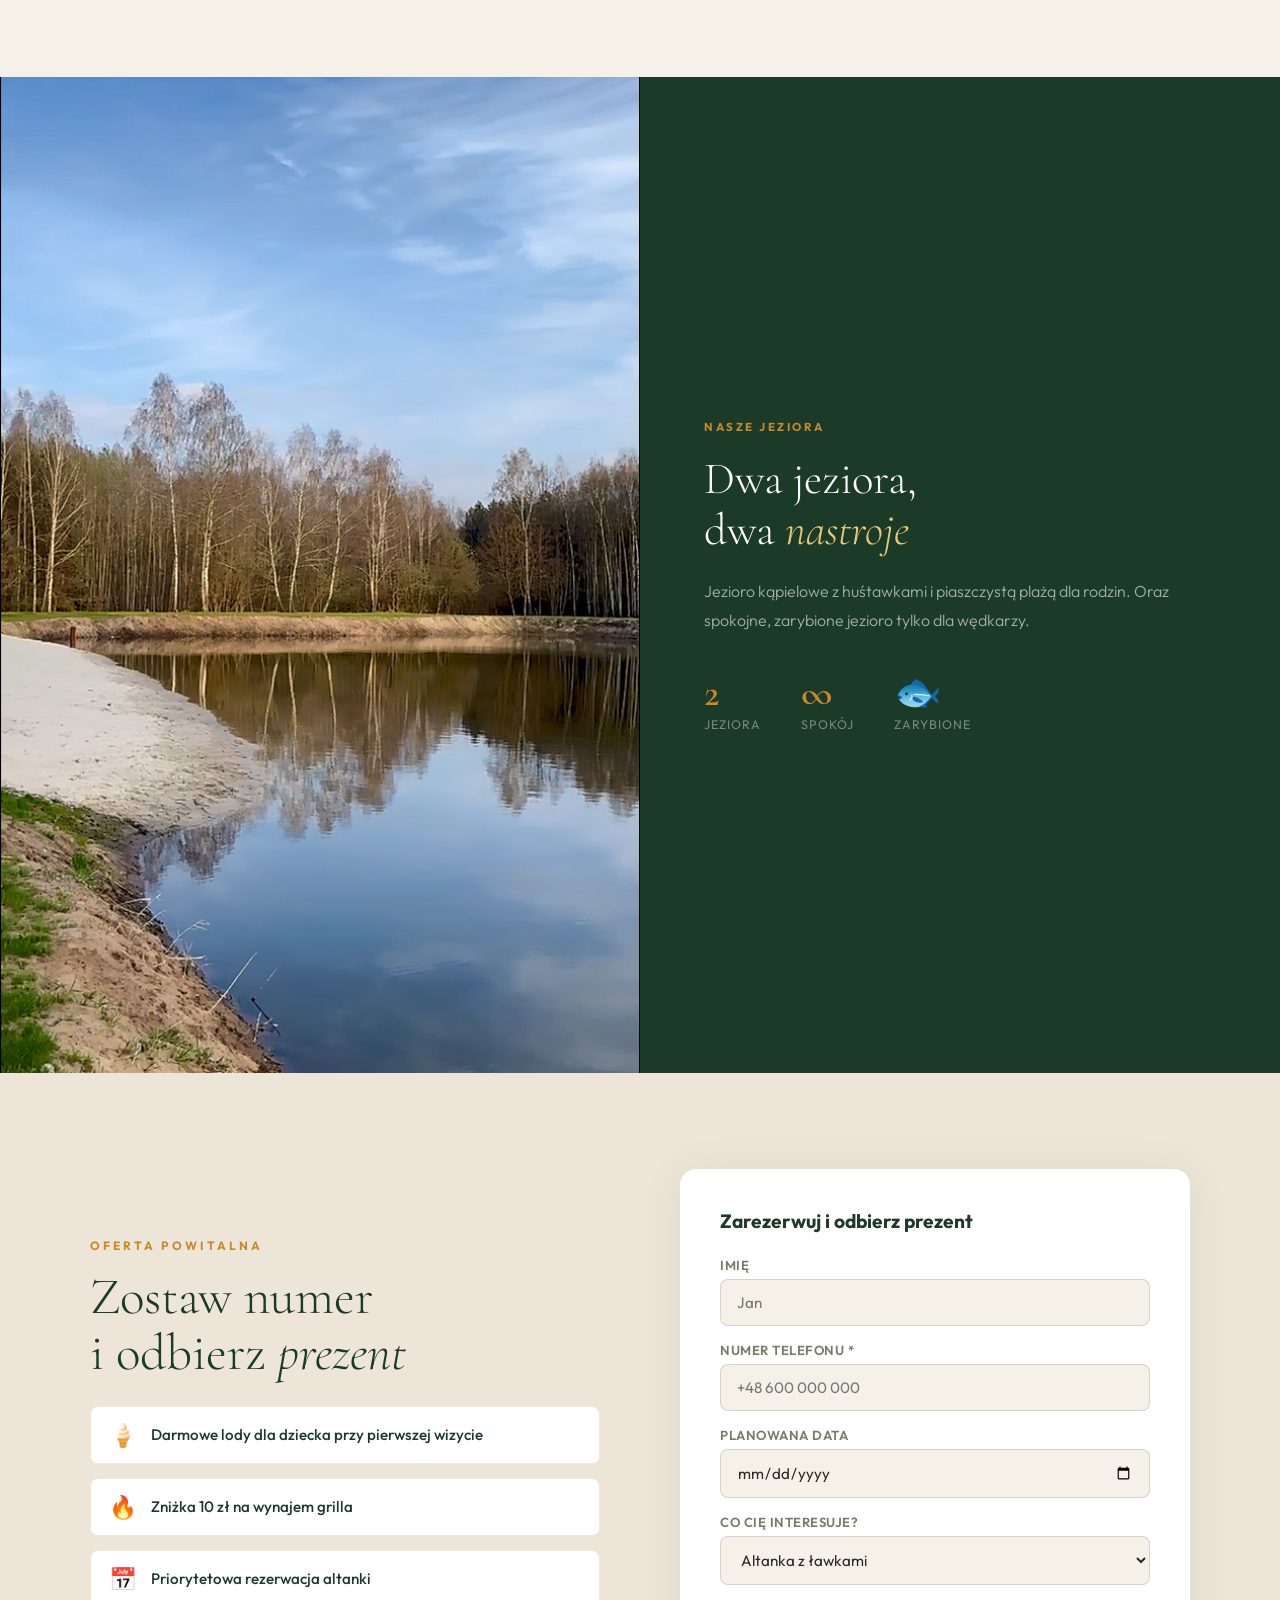
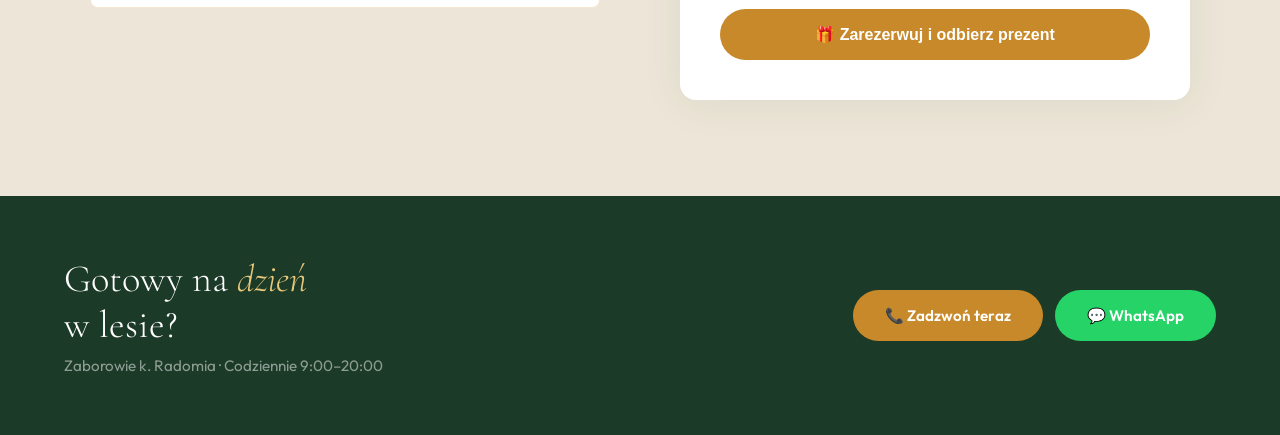
<file: preview.html>
<!DOCTYPE html>
<html lang="pl">
<head>
<meta charset="UTF-8">
<meta name="viewport" content="width=device-width, initial-scale=1.0">
<title>PREVIEW — Warm Forest Editorial</title>
<link href="https://fonts.googleapis.com/css2?family=Cormorant+Garamond:ital,wght@0,300;0,600;1,300;1,600&family=Outfit:wght@300;400;500;600&display=swap" rel="stylesheet">
<style>
*, *::before, *::after { box-sizing: border-box; margin: 0; padding: 0; }

:root {
  --cream:    #F5F0E8;
  --cream2:   #EDE6D8;
  --forest:   #1C3A28;
  --forest2:  #2D5A3D;
  --amber:    #C8892A;
  --amber2:   #A86F1A;
  --sand:     #D4B896;
  --text:     #2A2A22;
  --muted:    #7A7A6A;
}

html { scroll-behavior: smooth; }
body { font-family: 'Outfit', sans-serif; background: var(--cream); color: var(--text); overflow-x: hidden; }
img  { display: block; max-width: 100%; }

/* ── LABEL ── */
.preview-label {
  position: fixed; top: 16px; left: 50%; transform: translateX(-50%);
  background: var(--forest); color: #fff; padding: 8px 20px;
  border-radius: 50px; font-size: 0.8rem; font-weight: 600;
  letter-spacing: 1px; z-index: 9999; white-space: nowrap;
  box-shadow: 0 4px 20px rgba(0,0,0,0.25);
}

/* ── HEADER ── */
header {
  position: fixed; top: 0; left: 0; right: 0; z-index: 100;
  padding: 20px 48px; display: flex; justify-content: space-between; align-items: center;
  transition: all 0.4s ease;
}
header.scrolled {
  background: rgba(245,240,232,0.95); backdrop-filter: blur(12px);
  padding: 14px 48px; box-shadow: 0 1px 0 rgba(0,0,0,0.06);
}
.logo-text {
  font-family: 'Cormorant Garamond', serif;
  font-size: 1.3rem; font-weight: 600; letter-spacing: 3px;
  text-transform: uppercase; color: #fff;
  transition: color 0.4s;
}
header.scrolled .logo-text { color: var(--forest); }
.header-nav { display: flex; gap: 32px; align-items: center; }
.header-nav a {
  font-size: 0.82rem; font-weight: 500; letter-spacing: 1px;
  text-transform: uppercase; color: rgba(255,255,255,0.8);
  text-decoration: none; transition: color 0.3s;
}
header.scrolled .header-nav a { color: var(--muted); }
.header-nav a:hover { color: var(--amber) !important; }
.btn-header {
  padding: 10px 22px; border-radius: 50px;
  background: var(--amber); color: #fff;
  font-size: 0.82rem; font-weight: 600; letter-spacing: 0.5px;
  text-decoration: none; transition: all 0.3s;
  border: none; cursor: pointer;
}
.btn-header:hover { background: var(--amber2); transform: translateY(-1px); }

/* ── HERO ── */
.hero {
  height: 100vh; position: relative; overflow: hidden;
  display: flex; align-items: flex-end;
}
.hero-img {
  position: absolute; inset: 0;
  width: 100%; height: 100%; object-fit: cover;
  transform: scale(1.05);
  transition: transform 8s ease;
}
.hero-img.loaded { transform: scale(1); }
.hero-gradient {
  position: absolute; inset: 0;
  background: linear-gradient(
    to bottom,
    rgba(28,58,40,0.1) 0%,
    rgba(28,58,40,0.05) 40%,
    rgba(20,35,25,0.65) 75%,
    rgba(15,25,18,0.85) 100%
  );
}
.hero-content {
  position: relative; padding: 0 64px 72px;
  max-width: 1000px;
}
.hero-tag {
  display: inline-flex; align-items: center; gap: 8px;
  background: rgba(200,137,42,0.9); color: #fff;
  padding: 6px 16px; border-radius: 50px;
  font-size: 0.78rem; font-weight: 600; letter-spacing: 1.5px;
  text-transform: uppercase; margin-bottom: 24px;
}
.hero h1 {
  font-family: 'Cormorant Garamond', serif;
  font-size: clamp(3.5rem, 8vw, 7rem);
  font-weight: 300; color: #fff; line-height: 1.0;
  margin-bottom: 20px; letter-spacing: -1px;
}
.hero h1 em { font-style: italic; color: #E8C97A; }
.hero-sub {
  font-size: 1.1rem; color: rgba(255,255,255,0.7);
  margin-bottom: 36px; font-weight: 300; letter-spacing: 0.3px;
}
.hero-actions { display: flex; gap: 14px; align-items: center; }
.btn-primary {
  display: inline-flex; align-items: center; gap: 8px;
  padding: 16px 32px; background: var(--amber); color: #fff;
  border-radius: 50px; font-weight: 600; font-size: 0.95rem;
  text-decoration: none; transition: all 0.3s; border: none; cursor: pointer;
}
.btn-primary:hover { background: var(--amber2); transform: translateY(-2px); box-shadow: 0 8px 28px rgba(200,137,42,0.4); }
.btn-call-hero {
  display: inline-flex; align-items: center; gap: 8px;
  padding: 16px 28px; background: rgba(255,255,255,0.12);
  border: 1px solid rgba(255,255,255,0.3); color: #fff;
  border-radius: 50px; font-weight: 500; font-size: 0.95rem;
  text-decoration: none; backdrop-filter: blur(8px); transition: all 0.3s;
}
.btn-call-hero:hover { background: rgba(255,255,255,0.2); }
.hero-phone { color: rgba(255,255,255,0.5); font-size: 0.9rem; margin-left: 8px; }

/* ── SCROLL STRIP ── */
.scroll-strip {
  background: var(--forest); color: rgba(255,255,255,0.5);
  padding: 14px 0; overflow: hidden; white-space: nowrap;
}
.scroll-strip-inner {
  display: inline-flex; gap: 48px;
  animation: marquee 20s linear infinite;
}
.strip-item {
  font-size: 0.78rem; font-weight: 600; letter-spacing: 2px;
  text-transform: uppercase; display: flex; align-items: center; gap: 12px;
}
.strip-dot { color: var(--amber); font-size: 1rem; }
@keyframes marquee {
  from { transform: translateX(0); }
  to   { transform: translateX(-50%); }
}

/* ── INTRO ── */
.intro { padding: 96px 64px; display: grid; grid-template-columns: 1fr 1fr; gap: 80px; align-items: center; max-width: 1300px; margin: 0 auto; }
.intro-label {
  font-size: 0.75rem; font-weight: 700; letter-spacing: 3px;
  text-transform: uppercase; color: var(--amber); margin-bottom: 20px;
}
.intro h2 {
  font-family: 'Cormorant Garamond', serif;
  font-size: clamp(2.5rem, 4vw, 3.8rem);
  font-weight: 300; line-height: 1.15; color: var(--forest);
  margin-bottom: 24px;
}
.intro h2 em { font-style: italic; }
.intro p { color: var(--muted); font-size: 1.05rem; line-height: 1.8; margin-bottom: 16px; font-weight: 300; }
.intro-img-wrap { position: relative; }
.intro-img-main { width: 100%; height: 520px; object-fit: cover; border-radius: 4px; }
.intro-img-badge {
  position: absolute; bottom: -24px; right: -24px;
  background: var(--amber); color: #fff; padding: 20px 24px;
  border-radius: 4px; text-align: center;
}
.intro-img-badge strong { display: block; font-size: 2.2rem; font-weight: 800; line-height: 1; }
.intro-img-badge span { font-size: 0.78rem; opacity: 0.8; letter-spacing: 1px; text-transform: uppercase; }

/* ── BENTO GRID ── */
.bento-section { padding: 80px 48px; max-width: 1400px; margin: 0 auto; }
.bento-title {
  font-family: 'Cormorant Garamond', serif;
  font-size: clamp(2.2rem, 4vw, 3.5rem); font-weight: 300;
  color: var(--forest); margin-bottom: 48px; text-align: center;
}
.bento-grid {
  display: grid;
  grid-template-columns: repeat(12, 1fr);
  grid-template-rows: 320px 320px;
  gap: 16px;
}
.bento-card { border-radius: 12px; overflow: hidden; position: relative; cursor: pointer; }
.bento-card img { width: 100%; height: 100%; object-fit: cover; transition: transform 0.6s ease; }
.bento-card:hover img { transform: scale(1.06); }
.bento-card-overlay {
  position: absolute; inset: 0;
  background: linear-gradient(to top, rgba(20,35,25,0.75) 0%, transparent 50%);
  opacity: 0; transition: opacity 0.4s;
  display: flex; align-items: flex-end; padding: 24px;
}
.bento-card:hover .bento-card-overlay { opacity: 1; }
.bento-card-label {
  color: #fff; font-size: 1rem; font-weight: 600; letter-spacing: 0.5px;
}
/* Bento layout positions */
.bento-1 { grid-column: 1 / 6; grid-row: 1; }
.bento-2 { grid-column: 6 / 9; grid-row: 1; }
.bento-3 { grid-column: 9 / 13; grid-row: 1; }
.bento-4 { grid-column: 1 / 4; grid-row: 2; }
.bento-5 { grid-column: 4 / 9; grid-row: 2; }
.bento-6 { grid-column: 9 / 13; grid-row: 2; }

/* TEXT BENTO CARD */
.bento-text-card {
  background: var(--forest); color: #fff;
  display: flex; flex-direction: column; justify-content: center;
  padding: 36px 32px; border-radius: 12px;
}
.bento-text-card .icon { font-size: 2.5rem; margin-bottom: 16px; }
.bento-text-card h3 { font-family: 'Cormorant Garamond', serif; font-size: 1.8rem; font-weight: 600; margin-bottom: 10px; }
.bento-text-card p { font-size: 0.9rem; opacity: 0.65; line-height: 1.6; }
.bento-amber { background: var(--amber) !important; }

/* ── OFFER STRIPS ── */
.offers { padding: 80px 64px; max-width: 1200px; margin: 0 auto; }
.offers-header {
  display: flex; justify-content: space-between; align-items: baseline;
  margin-bottom: 48px; border-bottom: 1px solid rgba(28,58,40,0.12); padding-bottom: 24px;
}
.offers-header h2 {
  font-family: 'Cormorant Garamond', serif;
  font-size: 3rem; font-weight: 300; color: var(--forest);
}
.offers-header span { font-size: 0.8rem; color: var(--muted); letter-spacing: 1px; text-transform: uppercase; }
.offer-row {
  display: grid; grid-template-columns: 56px 1fr auto;
  align-items: center; gap: 24px;
  padding: 28px 0; border-bottom: 1px solid rgba(28,58,40,0.08);
  transition: background 0.2s; border-radius: 8px;
}
.offer-row:hover { background: rgba(28,58,40,0.03); padding-left: 16px; }
.offer-num { font-family: 'Cormorant Garamond', serif; font-size: 2rem; color: var(--sand); font-weight: 300; }
.offer-info h4 { font-size: 1.05rem; font-weight: 600; color: var(--forest); margin-bottom: 4px; }
.offer-info p { font-size: 0.88rem; color: var(--muted); }
.offer-price { font-family: 'Cormorant Garamond', serif; font-size: 1.5rem; font-weight: 600; color: var(--amber); white-space: nowrap; }

/* ── LAKE SPLIT ── */
.lake-split { display: grid; grid-template-columns: 1fr 1fr; min-height: 600px; }
.lake-photo { overflow: hidden; }
.lake-photo img { width: 100%; height: 100%; object-fit: cover; }
.lake-content {
  background: var(--forest); color: #fff;
  display: flex; flex-direction: column; justify-content: center;
  padding: 80px 64px;
}
.lake-content .tag {
  font-size: 0.72rem; font-weight: 700; letter-spacing: 2.5px;
  text-transform: uppercase; color: var(--amber); margin-bottom: 20px;
}
.lake-content h2 {
  font-family: 'Cormorant Garamond', serif;
  font-size: clamp(2.2rem, 3.5vw, 3.2rem);
  font-weight: 300; line-height: 1.15; margin-bottom: 20px;
}
.lake-content h2 em { font-style: italic; color: #E8C97A; }
.lake-content p { font-size: 1rem; color: rgba(255,255,255,0.6); line-height: 1.8; font-weight: 300; margin-bottom: 32px; }
.lake-stat { display: flex; gap: 40px; margin-top: 8px; }
.stat strong { display: block; font-family: 'Cormorant Garamond', serif; font-size: 2.4rem; color: var(--amber); font-weight: 600; line-height: 1; }
.stat span { font-size: 0.78rem; text-transform: uppercase; letter-spacing: 1px; color: rgba(255,255,255,0.4); margin-top: 4px; display: block; }

/* ── LEAD FORM ── */
.lead-wrap { padding: 96px 64px; background: var(--cream2); }
.lead-inner { max-width: 1100px; margin: 0 auto; display: grid; grid-template-columns: 1fr 1fr; gap: 80px; align-items: center; }
.lead-left h2 {
  font-family: 'Cormorant Garamond', serif;
  font-size: clamp(2.5rem, 4vw, 3.8rem); font-weight: 300;
  color: var(--forest); margin-bottom: 24px; line-height: 1.1;
}
.lead-left h2 em { font-style: italic; }
.gift-list { list-style: none; display: flex; flex-direction: column; gap: 14px; margin-bottom: 24px; }
.gift-item {
  display: flex; align-items: center; gap: 14px;
  padding: 14px 18px; background: #fff; border-radius: 8px;
  border: 1px solid rgba(200,137,42,0.2);
  font-weight: 500; font-size: 0.95rem; color: var(--forest);
}
.gift-icon { font-size: 1.4rem; flex-shrink: 0; }
.lead-form-card { background: #fff; border-radius: 16px; padding: 40px; box-shadow: 0 4px 40px rgba(28,58,40,0.08); }
.lead-form-card h3 { font-size: 1.2rem; font-weight: 700; color: var(--forest); margin-bottom: 24px; }
.field { display: flex; flex-direction: column; gap: 6px; margin-bottom: 16px; }
.field label { font-size: 0.82rem; font-weight: 600; color: var(--muted); text-transform: uppercase; letter-spacing: 0.5px; }
.field input, .field select {
  padding: 13px 16px; border: 1px solid rgba(28,58,40,0.15);
  border-radius: 8px; font-size: 0.95rem; color: var(--text);
  background: var(--cream); outline: none; transition: border-color 0.2s;
  font-family: inherit;
}
.field input:focus, .field select:focus { border-color: var(--amber); background: #fff; }
.btn-submit {
  width: 100%; padding: 16px; background: var(--amber); color: #fff;
  border: none; border-radius: 50px; font-size: 1rem; font-weight: 700;
  cursor: pointer; margin-top: 8px; transition: all 0.3s;
}
.btn-submit:hover { background: var(--amber2); transform: translateY(-2px); box-shadow: 0 8px 24px rgba(200,137,42,0.3); }

/* ── FOOTER TEASER ── */
.footer-teaser {
  background: var(--forest); color: #fff;
  padding: 60px 64px;
  display: flex; justify-content: space-between; align-items: center;
}
.footer-teaser h3 {
  font-family: 'Cormorant Garamond', serif;
  font-size: 2.4rem; font-weight: 300;
}
.footer-teaser h3 em { font-style: italic; color: #E8C97A; }
.footer-teaser p { color: rgba(255,255,255,0.5); margin-top: 8px; font-size: 0.95rem; }
.footer-btns { display: flex; gap: 12px; }
.btn-wa { background: #25D366; }
.btn-wa:hover { background: #1faa55 !important; }

/* ── MOBILE STICKY ── */
.sticky-bar {
  display: none;
  position: fixed; bottom: 0; left: 0; right: 0;
  height: 58px; z-index: 999;
}
@media (max-width: 768px) {
  .sticky-bar { display: flex; }
  header { padding: 14px 20px; }
  .header-nav { display: none; }
  .hero-content { padding: 0 24px 72px; }
  .intro { grid-template-columns: 1fr; padding: 64px 24px; gap: 48px; }
  .intro-img-badge { right: 0; }
  .bento-section { padding: 64px 16px; }
  .bento-grid {
    grid-template-columns: 1fr 1fr;
    grid-template-rows: repeat(3, 220px);
  }
  .bento-1 { grid-column: 1 / 3; grid-row: 1; }
  .bento-2 { grid-column: 1 / 2; grid-row: 2; }
  .bento-3 { grid-column: 2 / 3; grid-row: 2; }
  .bento-4 { grid-column: 1 / 3; grid-row: 3; }
  .bento-5, .bento-6 { display: none; }
  .offers { padding: 60px 20px; }
  .lake-split { grid-template-columns: 1fr; }
  .lake-content { padding: 52px 28px; }
  .lead-wrap { padding: 64px 20px; }
  .lead-inner { grid-template-columns: 1fr; gap: 40px; }
  .footer-teaser { flex-direction: column; gap: 28px; padding: 48px 24px; text-align: center; }
}
</style>
</head>
<body>

<div class="preview-label">👁 ПРЕВЬЮ — Warm Forest Editorial</div>

<!-- HEADER -->
<header id="hdr">
  <div class="logo-text">Holiday Village</div>
  <nav class="header-nav">
    <a href="#">Oferta</a>
    <a href="#">Jeziora</a>
    <a href="#">Mini Zoo</a>
    <a href="#">Cennik</a>
    <a href="#" class="btn-header">📞 Zadzwoń</a>
  </nav>
</header>

<!-- HERO -->
<section class="hero">
  <img class="hero-img" src="images/picnic-1.jpg" alt="Holiday Village" id="heroImg">
  <div class="hero-gradient"></div>
  <div class="hero-content">
    <div class="hero-tag">🌿 Sezon otwarty · maj–wrzesień 2025</div>
    <h1>Twój azyl<br>w sercu <em>lasu</em></h1>
    <p class="hero-sub">Dwa jeziora · Mini Zoo · Grill · Plac zabaw · Wędkarstwo</p>
    <div class="hero-actions">
      <a href="#" class="btn-primary">📅 Zarezerwuj stolik</a>
      <a href="tel:+48123456789" class="btn-call-hero">📞 Zadzwoń</a>
      <span class="hero-phone">+48 123 456 789</span>
    </div>
  </div>
</section>

<!-- SCROLL STRIP -->
<div class="scroll-strip">
  <div class="scroll-strip-inner">
    <span class="strip-item"><span class="strip-dot">✦</span> Dwa jeziora</span>
    <span class="strip-item"><span class="strip-dot">✦</span> Mini Zoo kontaktowe</span>
    <span class="strip-item"><span class="strip-dot">✦</span> Grill & Mangal</span>
    <span class="strip-item"><span class="strip-dot">✦</span> Wędkarstwo</span>
    <span class="strip-item"><span class="strip-dot">✦</span> Plac zabaw</span>
    <span class="strip-item"><span class="strip-dot">✦</span> Sklep & Bar</span>
    <span class="strip-item"><span class="strip-dot">✦</span> Altanki nad jeziorem</span>
    <span class="strip-item"><span class="strip-dot">✦</span> Dwa jeziora</span>
    <span class="strip-item"><span class="strip-dot">✦</span> Mini Zoo kontaktowe</span>
    <span class="strip-item"><span class="strip-dot">✦</span> Grill & Mangal</span>
    <span class="strip-item"><span class="strip-dot">✦</span> Wędkarstwo</span>
    <span class="strip-item"><span class="strip-dot">✦</span> Plac zabaw</span>
    <span class="strip-item"><span class="strip-dot">✦</span> Sklep & Bar</span>
    <span class="strip-item"><span class="strip-dot">✦</span> Altanki nad jeziorem</span>
  </div>
</div>

<!-- INTRO -->
<div class="intro">
  <div class="intro-text">
    <div class="intro-label">Witamy w Holiday Village</div>
    <h2>Miejsce, gdzie<br>czas płynie <em>wolniej</em></h2>
    <p>Dwa jeziora otoczone lasem, drewniane altanki z ławkami, kontaktowe mini zoo i grill przy ogniu. Dzień tutaj to najlepszy reset od miasta.</p>
    <p>Bez nocowania. Bez komplikacji. Przyjeżdżasz, rezerwujesz stolik, rozpalasz grill — i po prostu jesteś.</p>
    <br>
    <a href="#" class="btn-primary" style="display:inline-flex;">Zarezerwuj dzień →</a>
  </div>
  <div class="intro-img-wrap">
    <img class="intro-img-main" src="images/lake-swings.jpg" alt="Altanki w lesie">
    <div class="intro-img-badge">
      <strong>2</strong>
      <span>Jeziora</span>
    </div>
  </div>
</div>

<!-- BENTO GRID -->
<section class="bento-section">
  <h2 class="bento-title">Wszystko w jednym miejscu</h2>
  <div class="bento-grid">
    <div class="bento-card bento-1">
      <img src="images/picnic-2.jpg" alt="Altanki">
      <div class="bento-card-overlay"><span class="bento-card-label">🛖 Altanki i ławki nad jeziorem</span></div>
    </div>
    <div class="bento-card bento-text-card bento-2" style="grid-column:6/9;grid-row:1;">
      <div class="icon">🐐</div>
      <h3>Mini Zoo kontaktowe</h3>
      <p>Nakarm kozę, pogłaszcz królika. Atrakcja dla dzieci i dorosłych.</p>
    </div>
    <div class="bento-card bento-3">
      <img src="images/playground.jpg" alt="Plac zabaw">
      <div class="bento-card-overlay"><span class="bento-card-label">🧒 Plac zabaw dla dzieci</span></div>
    </div>
    <div class="bento-card bento-text-card bento-amber bento-4" style="grid-column:1/4;grid-row:2;">
      <div class="icon">🔥</div>
      <h3>Grill & Mangal</h3>
      <p>Wynajem na miejscu. Węgiel dostępny. Przynieś własne jedzenie.</p>
    </div>
    <div class="bento-card bento-5">
      <img src="images/lake.png" alt="Jezioro">
      <div class="bento-card-overlay"><span class="bento-card-label">🎣 Wędkarstwo — zarybione jezioro</span></div>
    </div>
    <div class="bento-card bento-text-card bento-6" style="grid-column:9/13;grid-row:2;background:#2D5A3D;">
      <div class="icon">🍦</div>
      <h3>Sklep & Bar</h3>
      <p>Lody, piwo, woda i przekąski. Bez wychodzenia z lasu.</p>
    </div>
  </div>
</section>

<!-- OFFER LIST -->
<section class="offers">
  <div class="offers-header">
    <h2>Cennik</h2>
    <span>Przejrzyste ceny</span>
  </div>
  <div class="offer-row">
    <div class="offer-num">01</div>
    <div class="offer-info">
      <h4>Wstęp na teren</h4>
      <p>Dostęp do jeziora, placu zabaw i mini zoo</p>
    </div>
    <div class="offer-price">30–40 zł</div>
  </div>
  <div class="offer-row">
    <div class="offer-num">02</div>
    <div class="offer-info">
      <h4>Altanka z ławkami</h4>
      <p>Rezerwacja zadaszonego miejsca nad brzegiem — na godziny lub cały dzień</p>
    </div>
    <div class="offer-price">od 50 zł</div>
  </div>
  <div class="offer-row">
    <div class="offer-num">03</div>
    <div class="offer-info">
      <h4>Grill / Mangal</h4>
      <p>Wynajem grilla, węgiel dostępny na miejscu</p>
    </div>
    <div class="offer-price">od 30 zł</div>
  </div>
  <div class="offer-row">
    <div class="offer-num">04</div>
    <div class="offer-info">
      <h4>Wędkarstwo + wynajem wędki</h4>
      <p>Zarybione jezioro, cisza i gwarancja połowu</p>
    </div>
    <div class="offer-price">od 20 zł</div>
  </div>
</section>

<!-- LAKE SPLIT -->
<section class="lake-split">
  <div class="lake-photo">
    <img src="images/lake.png" alt="Jezioro wędkarskie">
  </div>
  <div class="lake-content">
    <div class="tag">Nasze jeziora</div>
    <h2>Dwa jeziora,<br>dwa <em>nastroje</em></h2>
    <p>Jezioro kąpielowe z huśtawkami i piaszczystą plażą dla rodzin. Oraz spokojne, zarybione jezioro tylko dla wędkarzy.</p>
    <div class="lake-stat">
      <div class="stat"><strong>2</strong><span>Jeziora</span></div>
      <div class="stat"><strong>∞</strong><span>Spokój</span></div>
      <div class="stat"><strong>🐟</strong><span>Zarybione</span></div>
    </div>
  </div>
</section>

<!-- LEAD FORM -->
<section class="lead-wrap">
  <div class="lead-inner">
    <div class="lead-left">
      <div class="intro-label" style="margin-bottom:16px;">Oferta powitalna</div>
      <h2>Zostaw numer<br>i odbierz <em>prezent</em></h2>
      <ul class="gift-list">
        <li class="gift-item"><span class="gift-icon">🍦</span> Darmowe lody dla dziecka przy pierwszej wizycie</li>
        <li class="gift-item"><span class="gift-icon">🔥</span> Zniżka 10 zł na wynajem grilla</li>
        <li class="gift-item"><span class="gift-icon">📅</span> Priorytetowa rezerwacja altanki</li>
      </ul>
    </div>
    <div class="lead-form-card">
      <h3>Zarezerwuj i odbierz prezent</h3>
      <div class="field">
        <label>Imię</label>
        <input type="text" placeholder="Jan">
      </div>
      <div class="field">
        <label>Numer telefonu *</label>
        <input type="tel" placeholder="+48 600 000 000">
      </div>
      <div class="field">
        <label>Planowana data</label>
        <input type="date">
      </div>
      <div class="field">
        <label>Co cię interesuje?</label>
        <select>
          <option>Altanka z ławkami</option>
          <option>Grill / Mangal</option>
          <option>Wędkarstwo</option>
          <option>Wszystko naraz</option>
        </select>
      </div>
      <button class="btn-submit">🎁 Zarezerwuj i odbierz prezent</button>
    </div>
  </div>
</section>

<!-- FOOTER TEASER -->
<div class="footer-teaser">
  <div>
    <h3>Gotowy na <em>dzień</em><br>w lesie?</h3>
    <p>Zaborowie k. Radomia · Codziennie 9:00–20:00</p>
  </div>
  <div class="footer-btns">
    <a href="tel:+48123456789" class="btn-primary">📞 Zadzwoń teraz</a>
    <a href="#" class="btn-primary btn-wa">💬 WhatsApp</a>
  </div>
</div>

<!-- MOBILE STICKY -->
<div class="sticky-bar">
  <a href="tel:+48123456789" style="flex:1;display:flex;align-items:center;justify-content:center;background:#27ae60;color:#fff;font-weight:800;font-size:1rem;gap:6px;">📞 Zadzwoń</a>
  <a href="#" style="flex:1;display:flex;align-items:center;justify-content:center;background:#C8892A;color:#fff;font-weight:800;font-size:1rem;gap:6px;">📅 Rezerwuj</a>
</div>

<script>
  window.addEventListener('scroll', () => {
    document.getElementById('hdr').classList.toggle('scrolled', scrollY > 80);
  });
  document.getElementById('heroImg').classList.add('loaded');
</script>
</body>
</html>
</file>
<file: style.css>
@import url('https://fonts.googleapis.com/css2?family=Cormorant+Garamond:ital,wght@0,300;0,600;1,300;1,600&family=Outfit:wght@300;400;500;600;700&display=swap');

/* ═══════════════════════════════════
   TOKENS
═══════════════════════════════════ */
:root {
  --cream:    #F5F0E8;
  --cream2:   #EDE6D8;
  --cream3:   #E4DAC8;
  --forest:   #1C3A28;
  --forest2:  #2D5A3D;
  --amber:    #C8892A;
  --amber2:   #A86F1A;
  --sand:     #C8B89A;
  --text:     #2A2520;
  --muted:    #7A7060;
  --border:   rgba(28,58,40,0.1);
  --r:        14px;
  --ease:     cubic-bezier(0.16,1,0.3,1);
}

/* ═══════════════════════════════════
   RESET
═══════════════════════════════════ */
*, *::before, *::after { box-sizing: border-box; margin: 0; padding: 0; }
html, body { overflow-x: hidden; }   /* no horizontal scroll ever */
html { scroll-behavior: smooth; }

body {
  font-family: 'Outfit', sans-serif;
  background: var(--cream);
  color: var(--text);
  line-height: 1.65;
  padding-bottom: 60px; /* space for mobile sticky bar */
}
@media (min-width: 768px) { body { padding-bottom: 0; } }

h1, h2 { font-family: 'Cormorant Garamond', serif; line-height: 1.1; }
h3      { font-family: 'Outfit', sans-serif; font-weight: 700; }
em      { font-style: italic; }
a       { color: inherit; text-decoration: none; }
img     { display: block; max-width: 100%; height: auto; }
input, select, textarea, button { font-family: inherit; }

/* ═══════════════════════════════════
   LAYOUT HELPERS
═══════════════════════════════════ */
.wrap {
  width: min(1240px, 100%);
  margin-inline: auto;
  padding-inline: 20px;
}
@media (min-width: 768px)  { .wrap { padding-inline: 40px; } }
@media (min-width: 1024px) { .wrap { padding-inline: 64px; } }

.tag-label {
  display: inline-block;
  font-size: 0.72rem; font-weight: 700;
  letter-spacing: 2.5px; text-transform: uppercase;
  color: var(--amber); margin-bottom: 14px;
}
.tag-label.light  { color: rgba(200,137,42,0.9); }
.tag-label.center { display: block; text-align: center; }

.section-title {
  font-size: clamp(2rem, 5vw, 3.4rem);
  font-weight: 300; color: var(--forest);
  text-align: center; margin-bottom: 48px;
}

.fade-in {
  opacity: 0; transform: translateY(28px);
  transition: opacity 0.8s var(--ease), transform 0.8s var(--ease);
}
.fade-in.visible { opacity: 1; transform: translateY(0); }

/* ═══════════════════════════════════
   BUTTONS
═══════════════════════════════════ */
.btn-gold, .btn-ghost, .btn-forest, .btn-wa {
  display: inline-flex; align-items: center; justify-content: center;
  gap: 7px; padding: 13px 26px; border-radius: 50px;
  font-weight: 700; font-size: 0.92rem;
  cursor: pointer; border: none; transition: transform .25s var(--ease), box-shadow .25s var(--ease), background .2s;
  white-space: nowrap; line-height: 1;
}
.btn-lg { padding: 15px 30px; font-size: 1rem; }

.btn-gold   { background: var(--amber); color: #fff; }
.btn-gold:hover  { background: var(--amber2); transform: translateY(-2px); box-shadow: 0 8px 24px rgba(200,137,42,.35); }

.btn-ghost  { border: 2px solid rgba(255,255,255,.55); color: #fff; background: transparent; }
.btn-ghost:hover { background: rgba(255,255,255,.12); transform: translateY(-2px); }

.btn-forest { background: var(--forest); color: #fff; }
.btn-forest:hover { background: var(--forest2); transform: translateY(-2px); }

.btn-wa     { background: #25D366; color: #fff; }
.btn-wa:hover { background: #1faa55; transform: translateY(-2px); }

/* ═══════════════════════════════════
   MOBILE STICKY BAR
═══════════════════════════════════ */
.sticky-bar {
  position: fixed; bottom: 0; left: 0; right: 0;
  display: flex; height: 60px; z-index: 9999;
  box-shadow: 0 -3px 16px rgba(0,0,0,.15);
}
.sticky-call, .sticky-book {
  flex: 1; display: flex; align-items: center; justify-content: center;
  font-weight: 800; font-size: 0.95rem; gap: 6px;
}
.sticky-call { background: #27ae60; color: #fff; }
.sticky-book { background: var(--amber); color: #fff; }
@media (min-width: 768px) { .sticky-bar { display: none; } }

/* ═══════════════════════════════════
   HEADER
═══════════════════════════════════ */
header {
  position: fixed; top: 0; left: 0; right: 0; z-index: 1000;
  transition: background .35s var(--ease), box-shadow .35s;
}
header.scrolled {
  background: rgba(245,240,232,.97);
  backdrop-filter: blur(14px);
  box-shadow: 0 1px 0 var(--border);
}
.hdr-inner {
  display: flex; align-items: center;
  justify-content: space-between;
  padding: 16px 20px; gap: 12px;
}
@media (min-width: 768px) { .hdr-inner { padding: 18px 40px; } }
@media (min-width: 1024px) { .hdr-inner { padding: 20px 64px; } }

.logo {
  display: flex; align-items: center;
  gap: 10px;
  flex-shrink: 0; transition: opacity .3s;
  text-decoration: none;
}
.logo:hover { opacity: 0.82; }
.logo-img {
  height: 42px; width: auto;
  filter: brightness(0) invert(1);
  transition: filter .35s;
}
header.scrolled .logo-img { filter: none; }

.logo-wordmark {
  display: flex; flex-direction: column;
  gap: 1px; line-height: 1;
}
.logo-top {
  font-family: 'Outfit', sans-serif;
  font-size: 0.6rem; font-weight: 500;
  letter-spacing: 0.25em; text-transform: uppercase;
  color: rgba(255,255,255,0.7);
  transition: color .35s;
}
.logo-bot {
  font-family: 'Cormorant Garamond', serif;
  font-size: 1.3rem; font-weight: 600;
  font-style: italic; letter-spacing: 0.06em;
  color: #fff;
  transition: color .35s;
}
header.scrolled .logo-top { color: rgba(28,58,40,0.6); }
header.scrolled .logo-bot { color: var(--forest); }

.desk-nav { display: none; gap: 28px; align-items: center; }
@media (min-width: 900px) { .desk-nav { display: flex; } }
.desk-nav a {
  font-size: 0.82rem; font-weight: 600; letter-spacing: 1px;
  text-transform: uppercase; color: rgba(255,255,255,.8);
  transition: color .25s;
}
header.scrolled .desk-nav a { color: var(--muted); }
.desk-nav a:hover { color: var(--amber) !important; }

.hdr-right { display: flex; align-items: center; gap: 10px; flex-shrink: 0; }

.lang-bar { display: flex; gap: 3px; }
.lbtn {
  padding: 5px 8px; border-radius: 6px;
  border: 1px solid rgba(255,255,255,.2);
  background: transparent; color: rgba(255,255,255,.6);
  font-size: 0.7rem; font-weight: 800; cursor: pointer;
  transition: all .2s;
}
header.scrolled .lbtn { border-color: var(--border); color: var(--muted); }
.lbtn.active, .lbtn:hover { background: var(--amber); border-color: var(--amber); color: #fff !important; }

.btn-hdr {
  padding: 9px 18px; border-radius: 50px;
  background: var(--amber); color: #fff;
  font-size: 0.8rem; font-weight: 700;
  cursor: pointer; border: none; transition: all .25s;
  white-space: nowrap;
}
.btn-hdr:hover { background: var(--amber2); transform: translateY(-1px); }
.desk-only { display: none; }
@media (min-width: 900px) { .desk-only { display: inline-flex; } }

/* hamburger */
.burger {
  display: flex; flex-direction: column; gap: 5px;
  padding: 8px; background: transparent; border: none; cursor: pointer; flex-shrink: 0;
}
.burger span {
  display: block; width: 22px; height: 2px;
  background: #fff; border-radius: 2px;
  transition: transform .3s var(--ease), opacity .2s;
}
header.scrolled .burger span { background: var(--text); }
.burger.open span:nth-child(1) { transform: translateY(7px) rotate(45deg); }
.burger.open span:nth-child(2) { opacity: 0; }
.burger.open span:nth-child(3) { transform: translateY(-7px) rotate(-45deg); }
@media (min-width: 900px) { .burger { display: none; } }

/* mobile nav */
.mob-nav {
  display: none; flex-direction: column; gap: 2px;
  padding: 12px 20px 18px;
  background: rgba(245,240,232,.98); backdrop-filter: blur(14px);
  border-top: 1px solid var(--border);
}
.mob-nav.open { display: flex; }
.mob-nav a {
  padding: 11px 14px; border-radius: 8px;
  font-weight: 600; font-size: 0.95rem; color: var(--text);
  transition: background .2s, color .2s;
}
.mob-nav a:hover { background: rgba(28,58,40,.05); color: var(--amber); }

/* ═══════════════════════════════════
   HERO
═══════════════════════════════════ */
.hero {
  position: relative; min-height: 100svh;
  display: flex; align-items: flex-end; overflow: hidden;
}
.hero-bg {
  position: absolute; inset: 0;
  width: 100%; height: 100%; object-fit: cover;
  z-index: 0;
}
.hero-grad {
  position: absolute; inset: 0; z-index: 1;
  background: linear-gradient(
    180deg,
    rgba(20,35,25,.08) 0%,
    rgba(20,35,25,.15) 40%,
    rgba(15,26,18,.7)  75%,
    rgba(10,18,12,.88) 100%
  );
}
.hero-content {
  position: relative; z-index: 2;
  padding: 0 20px 80px; width: 100%;
}
@media (min-width: 768px)  { .hero-content { padding: 0 40px 80px; } }
@media (min-width: 1024px) { .hero-content { padding: 0 64px 80px; max-width: 900px; } }

.hero-tag {
  display: inline-flex; align-items: center;
  background: rgba(200,137,42,.85); color: #fff;
  padding: 6px 16px; border-radius: 50px;
  font-size: 0.78rem; font-weight: 700; letter-spacing: 1px;
  text-transform: uppercase; margin-bottom: 20px;
}
.hero h1 {
  font-size: clamp(2.8rem, 9vw, 6.5rem);
  font-weight: 300; color: #fff; margin-bottom: 16px;
}
.hero h1 em { color: #E8C97A; }
.hero-sub {
  font-size: clamp(0.95rem, 2.5vw, 1.2rem);
  color: rgba(255,255,255,.65); margin-bottom: 32px; font-weight: 300;
}
.hero-btns { display: flex; gap: 12px; flex-wrap: wrap; margin-bottom: 24px; }
.hero-phone {
  font-size: clamp(1.1rem, 3vw, 1.5rem);
  font-weight: 800; color: #4cd689; letter-spacing: .5px;
}
.hero-scroll {
  position: absolute; bottom: 24px; left: 50%;
  transform: translateX(-50%); z-index: 2;
  font-size: 1.3rem; color: rgba(255,255,255,.4);
  animation: bob 2.2s ease-in-out infinite;
}
@keyframes bob {
  0%,100% { transform: translateX(-50%) translateY(0); }
  50%      { transform: translateX(-50%) translateY(8px); }
}

/* ═══════════════════════════════════
   MARQUEE STRIP
═══════════════════════════════════ */
.marquee-wrap {
  background: var(--forest); overflow: hidden;
  padding: 14px 0; white-space: nowrap;
  border-top: 1px solid rgba(255,255,255,.05);
}
.marquee-track {
  display: inline-flex; gap: 40px;
  animation: marquee 22s linear infinite;
}
.m-item {
  font-size: 0.75rem; font-weight: 700;
  letter-spacing: 2px; text-transform: uppercase;
  color: rgba(255,255,255,.5); display: inline-flex; align-items: center; gap: 10px;
}
.m-dot { color: var(--amber); font-size: 0.9rem; }
@keyframes marquee {
  from { transform: translateX(0); }
  to   { transform: translateX(-50%); }
}

/* ═══════════════════════════════════
   INTRO
═══════════════════════════════════ */
.intro { padding: 80px 0; }
.intro .wrap {
  display: grid;
  grid-template-columns: 1fr;
  gap: 48px;
}
@media (min-width: 768px) {
  .intro .wrap { grid-template-columns: 1fr 1fr; align-items: center; gap: 64px; }
}
@media (min-width: 1024px) {
  .intro .wrap { gap: 80px; }
}
.intro-text h2 {
  font-size: clamp(2.2rem, 5vw, 3.6rem);
  font-weight: 300; color: var(--forest); margin-bottom: 20px;
}
.intro-text p { color: var(--muted); font-size: 1rem; line-height: 1.8; font-weight: 300; }
.intro-text p + p { margin-top: 12px; }
.intro-img-wrap { position: relative; }
.intro-img-wrap img { width: 100%; height: min(480px, 55vw); object-fit: cover; border-radius: var(--r); }
@media (max-width: 767px) { .intro-img-wrap img { height: 280px; } }
.intro-badge {
  position: absolute; bottom: -20px; right: 16px;
  background: var(--amber); color: #fff;
  padding: 16px 20px; border-radius: 8px; text-align: center;
  box-shadow: 0 4px 20px rgba(200,137,42,.4);
}
.intro-badge strong { display: block; font-size: 2rem; font-weight: 800; line-height: 1; }
.intro-badge span   { font-size: 0.72rem; opacity: .85; letter-spacing: 1px; text-transform: uppercase; margin-top: 2px; display: block; }

/* ═══════════════════════════════════
   BENTO GRID
═══════════════════════════════════ */
.bento-section { padding: 64px 0 80px; background: var(--cream2); }

/* mobile: 2 cols */
.bento {
  display: grid;
  grid-template-columns: 1fr 1fr;
  grid-auto-rows: 200px;
  gap: 10px;
}
/* desktop: 12-col layout */
@media (min-width: 768px) {
  .bento {
    grid-template-columns: repeat(12, 1fr);
    grid-template-rows: 300px 300px;
    gap: 14px;
  }
}

.bc { border-radius: var(--r); overflow: hidden; position: relative; }
.bc-photo img { width: 100%; height: 100%; object-fit: cover; transition: transform .6s var(--ease); }
.bc-photo:hover img { transform: scale(1.06); }
.bc-hover {
  position: absolute; inset: 0;
  background: linear-gradient(to top, rgba(15,26,18,.75) 0%, transparent 55%);
  opacity: 0; transition: opacity .35s;
  display: flex; align-items: flex-end; padding: 18px 20px;
}
.bc-hover span { color: #fff; font-size: 0.92rem; font-weight: 700; }
.bc-photo:hover .bc-hover { opacity: 1; }

.bc-text {
  display: flex; flex-direction: column;
  justify-content: center; padding: 24px 20px;
}
.bc-icon { font-size: 2rem; margin-bottom: 10px; }
.bc-text h3 { font-size: 1rem; margin-bottom: 6px; color: #fff; }
.bc-text p  { font-size: 0.82rem; color: rgba(255,255,255,.65); line-height: 1.5; }
.bc-forest  { background: var(--forest); }
.bc-forest2 { background: var(--forest2); }
.bc-amber   { background: var(--amber); }

/* mobile positions (2-col, auto rows) */
.bc-wide { grid-column: span 2; }

/* ═══════════════════════════════════
   OFFER STORIES
═══════════════════════════════════ */

/* shared story base */
.story { overflow: hidden; }
.story-light { background: var(--cream); }
.story-dark  { background: var(--forest); color: #fff; }
.story-warm  { background: var(--cream2); }
.story-bar   { background: var(--cream3); }

/* story number */
.story-num {
  font-family: 'Cormorant Garamond', serif;
  font-size: 5rem; font-weight: 300; line-height: 1;
  color: var(--sand); margin-bottom: -8px;
  display: block;
}
.story-num-light { color: rgba(255,255,255,.2); }

/* story header row */
.story-head {
  display: grid;
  grid-template-columns: 1fr;
  gap: 20px;
  padding-top: 64px; padding-bottom: 48px;
}
@media (min-width: 768px) {
  .story-head { grid-template-columns: 1fr 1fr; gap: 48px; align-items: end; }
}
.story-head-center {
  grid-template-columns: 1fr !important;
  text-align: center; max-width: 700px; margin-inline: auto;
}
.story-left h2 {
  font-size: clamp(2.4rem, 5.5vw, 4rem);
  font-weight: 300; color: var(--forest); margin-top: 8px;
}
.story-dark .story-left h2 { color: #fff; }
.story-head-center h2 {
  font-size: clamp(2.2rem, 5vw, 3.8rem);
  font-weight: 300; color: #fff; margin-top: 8px;
}
.story-desc {
  font-size: 1.05rem; color: var(--muted);
  line-height: 1.85; font-weight: 300;
  align-self: center;
}
@media (min-width: 768px) { .story-desc { padding-bottom: 12px; } }
.story-desc-light { color: rgba(255,255,255,.55); text-align: center; }

/* full-bleed photo */
.story-photo-full {
  width: 100%;
  height: clamp(260px, 55vw, 640px);
  overflow: hidden;
}
.story-photo-full img {
  width: 100%; height: 100%; object-fit: cover;
  transition: transform 6s ease;
}
.story-photo-full:hover img { transform: scale(1.04); }

/* 2-photo strip */
.story-strip {
  display: grid;
  grid-template-columns: 1fr 1fr;
  gap: 10px;
  padding-top: 10px; padding-bottom: 64px;
}
.story-strip img {
  width: 100%; height: clamp(160px, 30vw, 340px);
  object-fit: cover; border-radius: var(--r);
}

/* split layout (grill) */
.story-split {
  display: grid;
  grid-template-columns: 1fr;
  gap: 40px;
  padding-top: 64px; padding-bottom: 64px;
}
@media (min-width: 768px) {
  .story-split { grid-template-columns: 1fr 1fr; gap: 64px; align-items: center; }
}
@media (min-width: 1024px) {
  .story-split { grid-template-columns: 5fr 7fr; gap: 80px; }
}
.story-split-text .story-num { margin-bottom: 4px; }
.story-split-text h2 {
  font-size: clamp(2rem, 4.5vw, 3.4rem);
  font-weight: 300; color: var(--forest); margin: 8px 0 16px;
}
.story-split-text p { color: var(--muted); font-size: 1rem; line-height: 1.8; font-weight: 300; }
.story-split-photo img {
  width: 100%; height: clamp(260px, 45vw, 520px);
  object-fit: cover; border-radius: var(--r);
  box-shadow: 0 20px 60px rgba(28,58,40,.15);
}

/* bar blocks */
.bar-blocks {
  display: flex;
  overflow-x: auto;
  -webkit-overflow-scrolling: touch;
  scrollbar-width: none;
  gap: 0;
  border-top: 1px solid var(--border);
  border-bottom: 1px solid var(--border);
  margin-bottom: 64px;
}
.bar-blocks::-webkit-scrollbar { display: none; }
.bar-block {
  flex: 1 0 140px;
  display: flex; flex-direction: column;
  align-items: center; justify-content: center;
  gap: 12px; padding: 40px 20px;
  border-right: 1px solid var(--border);
  transition: background .25s;
  cursor: default;
}
.bar-block:last-child { border-right: none; }
.bar-block:hover { background: rgba(28,58,40,.04); }
.bar-icon { font-size: 2.4rem; }
.bar-block strong { font-size: 0.85rem; font-weight: 700; color: var(--forest); text-align: center; }

/* kids section pull-quote */
.story-kids-quote {
  font-family: 'Cormorant Garamond', serif;
  font-size: clamp(1.3rem, 4vw, 2rem);
  font-style: italic;
  color: var(--amber);
  text-align: center;
  padding: 0 1.5rem 3.5rem;
  line-height: 1.4;
}

/* ═══════════════════════════════════
   PRICES
═══════════════════════════════════ */
.prices-section { padding: 80px 0; }
.prices-head {
  display: flex; align-items: baseline;
  justify-content: space-between; flex-wrap: wrap; gap: 8px;
  border-bottom: 1px solid var(--border); padding-bottom: 20px; margin-bottom: 0;
}
.prices-head h2 { font-size: clamp(2rem, 4vw, 3rem); font-weight: 300; color: var(--forest); }
.prices-head span { font-size: 0.75rem; color: var(--muted); text-transform: uppercase; letter-spacing: 1px; }

.price-row {
  display: grid;
  grid-template-columns: 40px 1fr auto;
  align-items: center; gap: 16px;
  padding: 22px 0;
  border-bottom: 1px solid var(--border);
  transition: background .2s; border-radius: 8px;
}
@media (min-width: 640px) {
  .price-row { gap: 24px; padding: 26px 0; }
  .price-row:hover { background: rgba(28,58,40,.03); padding-left: 12px; padding-right: 12px; }
}
.price-num {
  font-family: 'Cormorant Garamond', serif;
  font-size: 1.8rem; color: var(--sand); font-weight: 300; line-height: 1;
}
.price-info { display: flex; flex-direction: column; gap: 3px; }
.price-info strong { font-size: 0.95rem; font-weight: 700; color: var(--forest); }
.price-info span   { font-size: 0.82rem; color: var(--muted); }
.price-val {
  font-family: 'Cormorant Garamond', serif;
  font-size: 1.5rem; font-weight: 600; color: var(--amber);
  white-space: nowrap; text-align: right;
}

/* ═══════════════════════════════════
   LAKE SPLIT
═══════════════════════════════════ */
.split-section {
  display: grid;
  grid-template-columns: 1fr;
}
@media (min-width: 768px) {
  .split-section { grid-template-columns: 1fr 1fr; min-height: 560px; }
}
.split-photo { overflow: hidden; min-height: 280px; }
.split-photo img { width: 100%; height: 100%; object-fit: cover; }
.split-content {
  background: var(--forest); color: #fff;
  padding: 52px 28px; display: flex; flex-direction: column; justify-content: center;
}
@media (min-width: 768px) { .split-content { padding: 64px 52px; } }
@media (min-width: 1024px) { .split-content { padding: 80px 72px; } }
.split-content h2 {
  font-size: clamp(2rem, 4vw, 3.2rem);
  font-weight: 300; color: #fff; margin-bottom: 18px;
}
.split-content h2 em { color: #E8C97A; }
.split-content p { font-size: 0.98rem; color: rgba(255,255,255,.6); line-height: 1.8; font-weight: 300; }
.lake-stats { display: flex; gap: 32px; margin-top: 36px; flex-wrap: wrap; }
.lstat strong { display: block; font-family: 'Cormorant Garamond', serif; font-size: 2.2rem; color: var(--amber); font-weight: 600; line-height: 1; }
.lstat span   { font-size: 0.72rem; text-transform: uppercase; letter-spacing: 1px; color: rgba(255,255,255,.4); margin-top: 4px; display: block; }

/* ═══════════════════════════════════
   LAKE PHOTO STRIP
═══════════════════════════════════ */
.lake-strip {
  display: grid;
  grid-template-columns: 1fr 1fr;
  gap: 4px;
}
@media (min-width: 768px) {
  .lake-strip { grid-template-columns: 1.4fr 1fr 1fr; }
}
.lake-strip img {
  width: 100%; height: clamp(200px, 35vw, 420px);
  object-fit: cover;
  transition: transform .5s var(--ease), filter .4s;
  filter: brightness(.95);
}
.lake-strip img:hover { transform: scale(1.02); filter: brightness(1.05); }
/* first photo (kids) spans 2 rows on mobile to feel more prominent */
.lake-strip img:first-child {
  grid-row: span 1;
}

/* ═══════════════════════════════════
   ZOO SECTION
═══════════════════════════════════ */
.zoo-section { padding: 80px 0; background: var(--cream2); }
.zoo-inner {
  display: grid;
  grid-template-columns: 1fr;
  gap: 40px;
}
@media (min-width: 768px) {
  .zoo-inner { grid-template-columns: 1fr 1fr; align-items: center; gap: 64px; }
}
.zoo-img img { width: 100%; height: min(420px, 55vw); object-fit: cover; border-radius: var(--r); }
@media (max-width: 767px) { .zoo-img img { height: 260px; } }
.zoo-text h2 { font-size: clamp(2rem, 4.5vw, 3rem); font-weight: 300; color: var(--forest); margin-bottom: 16px; }
.zoo-text p  { color: var(--muted); font-size: 1rem; line-height: 1.8; margin-bottom: 28px; }
.zoo-btns    { display: flex; gap: 12px; flex-wrap: wrap; }

/* ═══════════════════════════════════
   HOW IT WORKS
═══════════════════════════════════ */
.steps-section { padding: 80px 0; }
.steps {
  display: flex; flex-direction: column;
  gap: 16px; align-items: center; margin-top: 8px;
}
@media (min-width: 768px) {
  .steps { flex-direction: row; align-items: flex-start; }
}
.step {
  background: #fff; border: 1px solid var(--border);
  border-radius: var(--r); padding: 32px 26px;
  text-align: center; width: 100%;
  box-shadow: 0 2px 16px rgba(28,58,40,.06);
}
.step-n {
  width: 52px; height: 52px; background: var(--amber);
  border-radius: 50%; display: flex; align-items: center;
  justify-content: center; font-size: 1.4rem; font-weight: 800;
  color: #fff; margin: 0 auto 16px;
}
.step h3 { font-size: 1rem; margin-bottom: 8px; color: var(--forest); }
.step p  { font-size: 0.88rem; color: var(--muted); }
.step-arr {
  font-size: 2rem; color: var(--amber); opacity: .4;
  flex-shrink: 0;
  transform: rotate(90deg);
}
@media (min-width: 768px) { .step-arr { transform: none; margin-top: 32px; } }

/* ═══════════════════════════════════
   LEAD FORM
═══════════════════════════════════ */
.lead-section { padding: 80px 0; background: var(--cream3); }
.lead-inner {
  display: grid;
  grid-template-columns: 1fr;
  gap: 48px;
}
@media (min-width: 768px) {
  .lead-inner { grid-template-columns: 1fr 1fr; align-items: start; gap: 64px; }
}
.lead-left h2 { font-size: clamp(2rem, 5vw, 3.2rem); font-weight: 300; color: var(--forest); margin-bottom: 24px; }
.lead-left h2 em { color: var(--amber); }

.gift-list { list-style: none; display: flex; flex-direction: column; gap: 10px; margin-bottom: 20px; }
.gift-list li {
  display: flex; align-items: center; gap: 14px;
  padding: 13px 16px; background: #fff; border-radius: 8px;
  border: 1px solid rgba(200,137,42,.2);
  font-weight: 600; font-size: 0.93rem; color: var(--forest);
}
.gift-list li span:first-child { font-size: 1.3rem; flex-shrink: 0; }
.lead-fine { font-size: 0.76rem; color: var(--muted); }

.lead-card {
  background: #fff; border-radius: 18px; padding: 36px 28px;
  box-shadow: 0 4px 40px rgba(28,58,40,.1);
}
.lead-card h3 { font-size: 1.15rem; font-weight: 700; color: var(--forest); margin-bottom: 22px; }
.field { display: flex; flex-direction: column; gap: 5px; margin-bottom: 14px; }
.field label {
  font-size: 0.78rem; font-weight: 700; color: var(--muted);
  text-transform: uppercase; letter-spacing: .5px;
}
.field input, .field select {
  padding: 12px 14px;
  border: 1.5px solid rgba(28,58,40,.15);
  border-radius: 8px; font-size: 0.95rem; color: var(--text);
  background: var(--cream); outline: none;
  transition: border-color .2s, background .2s;
  -webkit-appearance: none; width: 100%;
}
.field input:focus, .field select:focus {
  border-color: var(--amber); background: #fff;
}
.field select { background-image: url("data:image/svg+xml,%3Csvg xmlns='http://www.w3.org/2000/svg' width='12' height='8' viewBox='0 0 12 8'%3E%3Cpath d='M1 1l5 5 5-5' stroke='%237A7060' stroke-width='1.5' fill='none' stroke-linecap='round'/%3E%3C/svg%3E"); background-repeat: no-repeat; background-position: right 14px center; padding-right: 36px; }
.consent {
  display: flex; gap: 10px; align-items: flex-start;
  margin-bottom: 18px; cursor: pointer;
}
.consent input { margin-top: 3px; width: 16px; height: 16px; accent-color: var(--amber); flex-shrink: 0; }
.consent span  { font-size: 0.78rem; color: var(--muted); line-height: 1.5; }
.btn-submit {
  width: 100%; padding: 15px; border: none; border-radius: 50px;
  background: var(--amber); color: #fff;
  font-size: 0.95rem; font-weight: 800; cursor: pointer;
  transition: all .3s;
}
.btn-submit:hover { background: var(--amber2); transform: translateY(-2px); box-shadow: 0 8px 24px rgba(200,137,42,.3); }
.form-ok { margin-top: 14px; text-align: center; color: #27ae60; font-weight: 700; font-size: 0.95rem; }

/* ═══════════════════════════════════
   CONTACT & MAP
═══════════════════════════════════ */
.contact-section { padding: 80px 0; background: var(--cream2); }
.contact-inner {
  display: grid;
  grid-template-columns: 1fr;
  gap: 40px;
}
@media (min-width: 768px) { .contact-inner { grid-template-columns: 1fr 1fr; gap: 56px; } }
.contact-info h2 { font-size: clamp(2rem, 4vw, 2.8rem); font-weight: 300; color: var(--forest); margin-bottom: 28px; }
.c-item { display: flex; gap: 14px; align-items: flex-start; margin-bottom: 20px; }
.c-item > span { font-size: 1.3rem; flex-shrink: 0; margin-top: 2px; }
.c-item strong { display: block; font-size: 0.78rem; color: var(--amber); text-transform: uppercase; letter-spacing: 1px; margin-bottom: 3px; }
.c-item a, .c-item span:not(:first-child) { font-size: 0.95rem; color: var(--muted); }
.c-item a:hover { color: var(--forest); }
.c-btns { display: flex; gap: 12px; flex-wrap: wrap; margin-top: 8px; }
.map-wrap {
  height: 360px; border-radius: var(--r); overflow: hidden;
  border: 1px solid var(--border);
  box-shadow: 0 4px 20px rgba(28,58,40,.08);
}
@media (max-width: 767px) { .map-wrap { height: 260px; } }

/* ═══════════════════════════════════
   FOOTER
═══════════════════════════════════ */
footer { background: var(--forest); color: #fff; padding: 52px 0 24px; }
.footer-inner {
  display: grid;
  grid-template-columns: 1fr;
  gap: 32px;
  padding-bottom: 36px;
  border-bottom: 1px solid rgba(255,255,255,.08);
  margin-bottom: 24px;
}
@media (min-width: 768px) { .footer-inner { grid-template-columns: 2fr 1fr 1fr; } }
.footer-logo {
  font-family: 'Cormorant Garamond', serif;
  font-size: 1.4rem; font-weight: 600; letter-spacing: 2px;
  text-transform: uppercase; color: var(--amber); margin-bottom: 8px;
}
footer p { color: rgba(255,255,255,.45); font-size: 0.88rem; }
.footer-nav { display: flex; flex-wrap: wrap; gap: 12px 20px; align-content: flex-start; }
.footer-nav a { color: rgba(255,255,255,.5); font-size: 0.88rem; transition: color .2s; }
.footer-nav a:hover { color: var(--amber); }
.footer-contact { display: flex; flex-direction: column; gap: 6px; }
.footer-contact a, .footer-contact span { color: rgba(255,255,255,.5); font-size: 0.88rem; }
.footer-contact a:hover { color: var(--amber); }
.footer-copy { text-align: center; font-size: 0.72rem; color: rgba(255,255,255,.25); }

/* ═══════════════════════════════════
   SUCCESS MODAL
═══════════════════════════════════ */
.modal-overlay {
  position: fixed; inset: 0; z-index: 9000;
  background: rgba(10,22,14,.6);
  backdrop-filter: blur(6px);
  display: flex; align-items: center; justify-content: center;
  padding: 20px;
  opacity: 0; pointer-events: none;
  transition: opacity .3s ease;
}
.modal-overlay.active {
  opacity: 1; pointer-events: all;
}
.modal-box {
  background: var(--cream);
  border-radius: 24px;
  padding: 44px 36px 36px;
  max-width: 420px; width: 100%;
  text-align: center;
  box-shadow: 0 24px 80px rgba(0,0,0,.25);
  transform: translateY(24px) scale(.97);
  transition: transform .35s cubic-bezier(.34,1.56,.64,1);
}
.modal-overlay.active .modal-box {
  transform: translateY(0) scale(1);
}
.modal-check {
  width: 72px; height: 72px;
  margin: 0 auto 24px;
}
.modal-check svg { width: 100%; height: 100%; }
.modal-title {
  font-family: 'Cormorant Garamond', serif;
  font-size: 2rem; font-weight: 700;
  color: var(--forest); margin-bottom: 12px;
}
.modal-desc {
  font-size: 0.97rem; color: var(--muted);
  line-height: 1.65; margin-bottom: 28px;
}
.modal-btn {
  width: 100%; font-size: 1rem;
  padding: 14px 0; border-radius: 12px;
}
</file>
